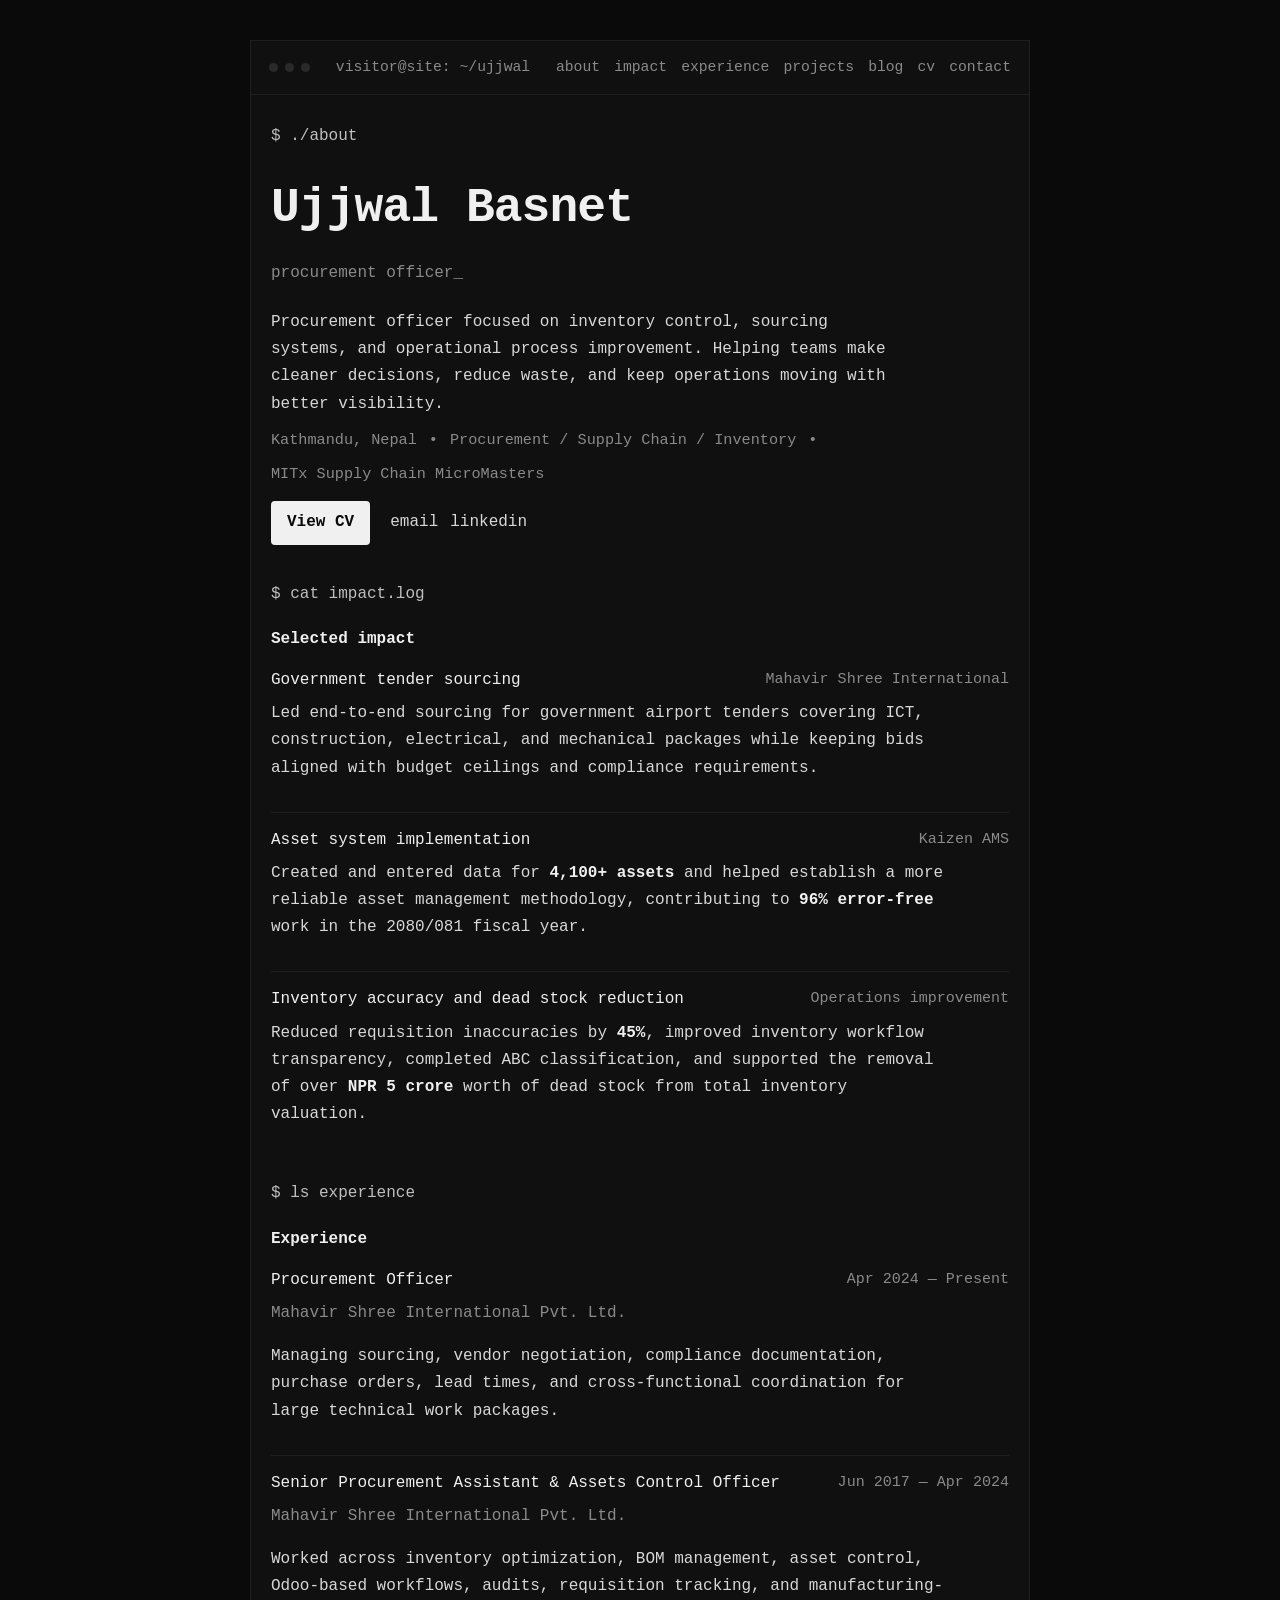
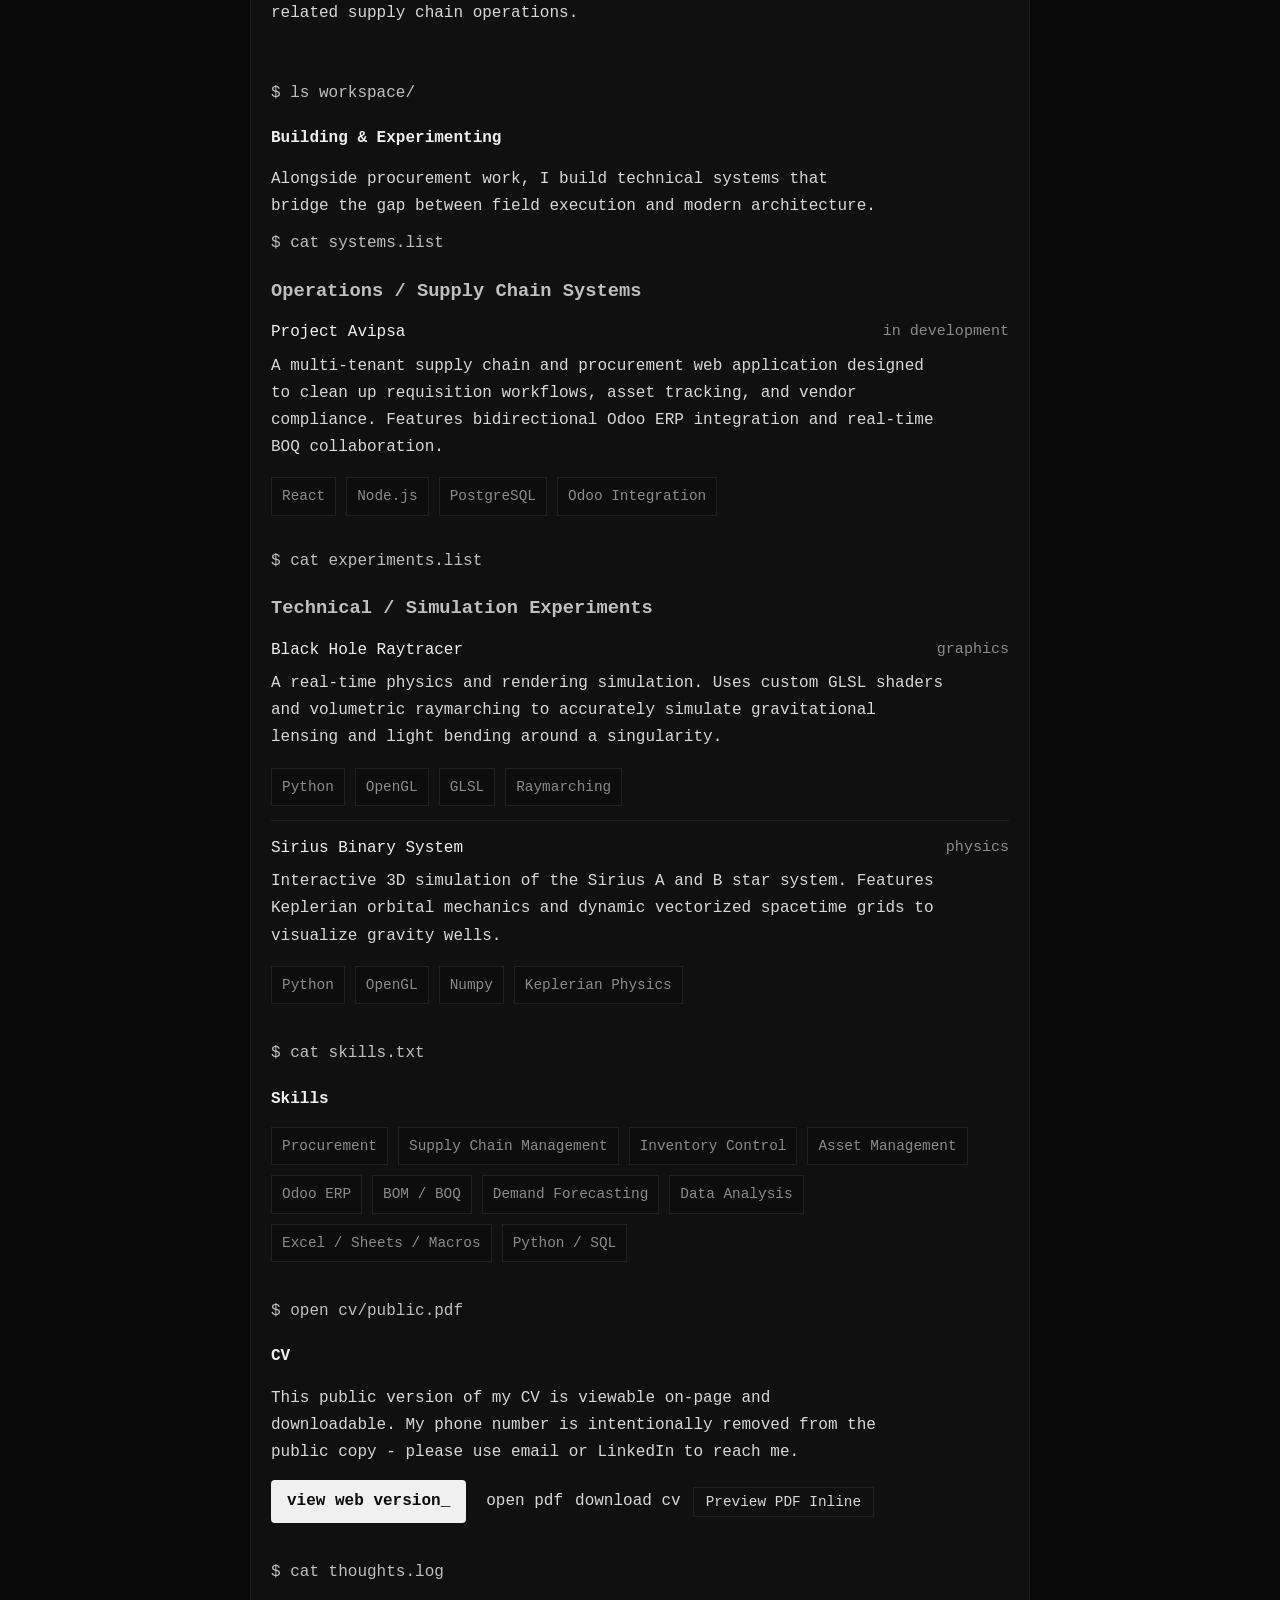
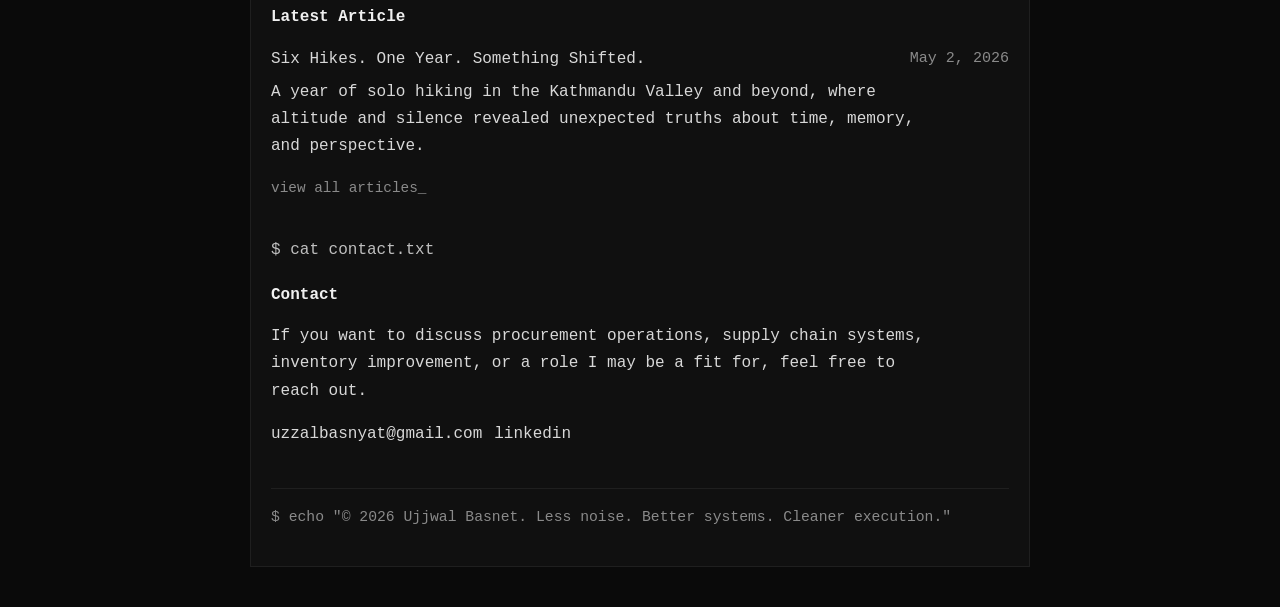
<file: index.html>
<!DOCTYPE html>
<html lang="en">
<head>
  <meta charset="UTF-8" />
  <meta name="viewport" content="width=device-width, initial-scale=1.0" />
  <title>Ujjwal Basnet | Procurement & Supply Chain</title>
  <meta name="description" content="Minimal terminal-style personal page for Ujjwal Basnet, Procurement Officer and supply chain professional." />
  
  <!-- SEO & Social Meta Tags -->
  <link rel="canonical" href="https://futurester0x1.github.io/portfolio/index.html" />
  <meta property="og:title" content="Ujjwal Basnet | Procurement & Supply Chain" />
  <meta property="og:description" content="Minimal terminal-style personal page for Ujjwal Basnet, Procurement Officer and supply chain professional." />
  <meta property="og:url" content="https://futurester0x1.github.io/portfolio/index.html" />
  <meta property="og:type" content="website" />
  <meta property="og:image" content="https://futurester0x1.github.io/portfolio/og-image.png" />
  <meta name="twitter:card" content="summary_large_image" />

  <meta name="theme-color" content="#0a0a0a" />
  
  <link rel="icon" href='data:image/svg+xml,<svg xmlns="http://www.w3.org/2000/svg" viewBox="0 0 100 100"><circle cx="50" cy="50" r="38" fill="black"/><circle cx="50" cy="50" r="42" fill="none" stroke="orange" stroke-width="3" opacity="0.8"/></svg>'>
  
  <link rel="preconnect" href="https://fonts.googleapis.com">
  <link rel="preconnect" href="https://fonts.gstatic.com" crossorigin>
  <link rel="preload" href="https://fonts.googleapis.com/css2?family=Inter:wght@300;400;500;600;700&display=swap" as="style" onload="this.onload=null;this.rel='stylesheet'">
  <noscript><link rel="stylesheet" href="https://fonts.googleapis.com/css2?family=Inter:wght@300;400;500;600;700&display=swap"></noscript>

  <link rel="stylesheet" href="styles/global.css">
  <link rel="stylesheet" href="styles/index.css">
  
  <!-- Structured Data -->
  <script type="application/ld+json">
    {
      "@context": "https://schema.org",
      "@type": "Person",
      "name": "Ujjwal Basnet",
      "jobTitle": "Procurement Officer",
      "url": "https://futurester0x1.github.io/portfolio",
      "sameAs": [
        "https://www.linkedin.com/in/uzzal-basnyat/"
      ],
      "description": "Procurement Officer with 8+ years of experience across sourcing, inventory control, and supply chain operations."
    }
  </script>
  <script type="application/ld+json">
    {
      "@context": "https://schema.org",
      "@type": "WebSite",
      "name": "Ujjwal Basnet Portfolio",
      "url": "https://futurester0x1.github.io/portfolio/"
    }
  </script>
  <script data-goatcounter="https://futurester0x1.goatcounter.com/count" async src="//gc.zgo.at/count.js"></script>
</head>
<body>
  <div class="wrap">
    <main class="terminal">
      <div class="topbar">
        <div class="dots" aria-hidden="true">
          <span class="dot"></span>
          <span class="dot"></span>
          <span class="dot"></span>
        </div>
        <div>visitor@site: ~/ujjwal</div>
        <nav class="nav">
          <a href="#about">about</a>
          <a href="#impact">impact</a>
          <a href="#experience">experience</a>
          <a href="#projects">projects</a>
          <a href="blog/index.html">blog</a>
          <a href="cv.html">cv</a>
          <!-- Removed #thoughts link until it's ready -->
          <a href="#contact">contact</a>
        </nav>
      </div>

      <div class="content">
        <div class="line">$ ./about</div>

        <section id="about">
          <h1>Ujjwal Basnet</h1>
          <div class="typing">
              <!-- Fallback text inside noscript for users without JS -->
              <noscript>procurement officer_</noscript>
              <span id="typed"></span><span class="cursor" aria-hidden="true">_</span>
          </div>
          <p class="intro">
            Procurement officer focused on inventory control, sourcing systems, and operational process improvement. Helping teams make cleaner decisions, reduce waste, and keep operations moving with better visibility.
          </p>
          <div class="tags">
            <span>Kathmandu, Nepal</span>
            <span>•</span>
            <span>Procurement / Supply Chain / Inventory</span>
            <span>•</span>
            <span>MITx Supply Chain MicroMasters</span>
          </div>
          <div class="links">
            <a href="cv.html" class="cta-btn">View CV</a>
            <a href="mailto:uzzalbasnyat@gmail.com">email</a>
            <a href="https://www.linkedin.com/in/uzzal-basnyat/" target="_blank" rel="noopener noreferrer">linkedin</a>
          </div>
        </section>

        <section class="section" id="impact">
          <div class="cmd">$ cat impact.log</div>
          <h2>Selected impact</h2>
          <div class="list">
            <article class="item">
              <div class="item-title">
                <span>Government tender sourcing</span>
                <span class="meta">Mahavir Shree International</span>
              </div>
              <p>Led end-to-end sourcing for government airport tenders covering ICT, construction, electrical, and mechanical packages while keeping bids aligned with budget ceilings and compliance requirements.</p>
            </article>

            <article class="item">
              <div class="item-title">
                <span>Asset system implementation</span>
                <span class="meta">Kaizen AMS</span>
              </div>
              <!-- Added .highlight to key numbers -->
              <p>Created and entered data for <span class="highlight">4,100+ assets</span> and helped establish a more reliable asset management methodology, contributing to <span class="highlight">96% error-free</span> work in the 2080/081 fiscal year.</p>
            </article>

            <article class="item">
              <div class="item-title">
                <span>Inventory accuracy and dead stock reduction</span>
                <span class="meta">Operations improvement</span>
              </div>
              <p>Reduced requisition inaccuracies by <span class="highlight">45%</span>, improved inventory workflow transparency, completed ABC classification, and supported the removal of over <span class="highlight">NPR 5 crore</span> worth of dead stock from total inventory valuation.</p>
            </article>
          </div>
        </section>

        <section class="section" id="experience">
          <div class="cmd">$ ls experience</div>
          <h2>Experience</h2>
          <div class="list">
            <article class="item">
              <div class="item-title">
                <span>Procurement Officer</span>
                <span class="meta">Apr 2024 — Present</span>
              </div>
              <p class="muted">Mahavir Shree International Pvt. Ltd.</p>
              <p>Managing sourcing, vendor negotiation, compliance documentation, purchase orders, lead times, and cross-functional coordination for large technical work packages.</p>
            </article>

            <article class="item">
              <div class="item-title">
                <span>Senior Procurement Assistant & Assets Control Officer</span>
                <span class="meta">Jun 2017 — Apr 2024</span>
              </div>
              <p class="muted">Mahavir Shree International Pvt. Ltd.</p>
              <p>Worked across inventory optimization, BOM management, asset control, Odoo-based workflows, audits, requisition tracking, and manufacturing-related supply chain operations.</p>
            </article>
          </div>
        </section>

        <section class="section" id="projects">
          <div class="cmd">$ ls workspace/</div>
          <h2>Building & Experimenting</h2>
          <p class="intro">Alongside procurement work, I build technical systems that bridge the gap between field execution and modern architecture.</p>
          
          <div class="project-category">
            <div class="cmd">$ cat systems.list</div>
            <h3 style="margin: 12px 0; color: var(--accent);">Operations / Supply Chain Systems</h3>
            <div class="list">
              <article class="item">
                <div class="item-title">
                  <span>Project Avipsa</span>
                  <span class="meta">in development</span>
                </div>
                <p>A multi-tenant supply chain and procurement web application designed to clean up requisition workflows, asset tracking, and vendor compliance. Features bidirectional Odoo ERP integration and real-time BOQ collaboration.</p>
                <div class="skills" style="margin-top: 12px;">
                  <span class="chip">React</span>
                  <span class="chip">Node.js</span>
                  <span class="chip">PostgreSQL</span>
                  <span class="chip">Odoo Integration</span>
                </div>
              </article>
            </div>
          </div>

          <div class="project-category" style="margin-top: 32px;">
            <div class="cmd">$ cat experiments.list</div>
            <h3 style="margin: 12px 0; color: var(--accent);">Technical / Simulation Experiments</h3>
            <div class="list">
              <article class="item">
                <div class="item-title">
                  <span>Black Hole Raytracer</span>
                  <span class="meta">graphics</span>
                </div>
                <p>A real-time physics and rendering simulation. Uses custom GLSL shaders and volumetric raymarching to accurately simulate gravitational lensing and light bending around a singularity.</p>
                <div class="skills" style="margin-top: 12px;">
                  <span class="chip">Python</span>
                  <span class="chip">OpenGL</span>
                  <span class="chip">GLSL</span>
                  <span class="chip">Raymarching</span>
                </div>
              </article>
              
              <article class="item">
                <div class="item-title">
                  <span>Sirius Binary System</span>
                  <span class="meta">physics</span>
                </div>
                <p>Interactive 3D simulation of the Sirius A and B star system. Features Keplerian orbital mechanics and dynamic vectorized spacetime grids to visualize gravity wells.</p>
                <div class="skills" style="margin-top: 12px;">
                  <span class="chip">Python</span>
                  <span class="chip">OpenGL</span>
                  <span class="chip">Numpy</span>
                  <span class="chip">Keplerian Physics</span>
                </div>
              </article>
            </div>
          </div>
        </section>

        <section class="section" id="skills">
          <div class="cmd">$ cat skills.txt</div>
          <h2>Skills</h2>
          <div class="skills">
            <span class="chip">Procurement</span>
            <span class="chip">Supply Chain Management</span>
            <span class="chip">Inventory Control</span>
            <span class="chip">Asset Management</span>
            <span class="chip">Odoo ERP</span>
            <span class="chip">BOM / BOQ</span>
            <span class="chip">Demand Forecasting</span>
            <span class="chip">Data Analysis</span>
            <span class="chip">Excel / Sheets / Macros</span>
            <span class="chip">Python / SQL</span>
          </div>
        </section>

        <section class="section" id="cv">
          <div class="cmd">$ open cv/public.pdf</div>
          <h2>CV</h2>
          <p class="intro">This public version of my CV is viewable on-page and downloadable. My phone number is intentionally removed from the public copy - please use email or LinkedIn to reach me.</p>
          
          <div class="links">
            <a href="cv.html" class="cta-btn">view web version_</a>
            <a href="Ujjwal-Basnet-CV-public.pdf" target="_blank" rel="noopener noreferrer">open pdf</a>
            <a href="Ujjwal-Basnet-CV-public.pdf" download>download cv</a>
            <button id="togglePdf" class="toggle-btn" type="button" aria-controls="pdfContainer" aria-expanded="false">Preview PDF Inline</button>
          </div>
          
          <!-- Wrapped PDF in a container for toggling -->
          <div id="pdfContainer" class="cv-container">
              <object class="cv-frame" data="Ujjwal-Basnet-CV-public.pdf#view=FitH" type="application/pdf">
                <p class="notice">Your browser does not support inline PDF preview. Use the links above to open or download the CV.</p>
              </object>
          </div>
        </section>

        <section class="section" id="blog">
          <div class="cmd">$ cat thoughts.log</div>
          <h2>Latest Article</h2>
          <div class="list">
            <article class="item">
              <div class="item-title">
                <a href="blog/six-hikes-one-year-something-shifted.html">Six Hikes. One Year. Something Shifted.</a>
                <span class="meta">May 2, 2026</span>
              </div>
              <p>A year of solo hiking in the Kathmandu Valley and beyond, where altitude and silence revealed unexpected truths about time, memory, and perspective.</p>
              <div class="links">
                <a href="blog/index.html" class="muted" style="font-size: 0.9rem;">view all articles_</a>
              </div>
            </article>
          </div>
        </section>

        <section class="section" id="contact">
          <div class="cmd">$ cat contact.txt</div>
          <h2>Contact</h2>
          <p>If you want to discuss procurement operations, supply chain systems, inventory improvement, or a role I may be a fit for, feel free to reach out.</p>
          <div class="links">
            <a href="mailto:uzzalbasnyat@gmail.com">uzzalbasnyat@gmail.com</a>
            <a href="https://www.linkedin.com/in/uzzal-basnyat/" target="_blank" rel="noopener noreferrer">linkedin</a>
          </div>
        </section>

        <footer>
          <div>$ echo "© 2026 Ujjwal Basnet. Less noise. Better systems. Cleaner execution."</div>
        </footer>
      </div>
    </main>
  </div>

  <script>
    const words = [
      'procurement officer',
      'supply chain enthusiast',
      'inventory systems thinker',
      'operations platform builder'
    ];

    const typed = document.getElementById('typed');
    const cursor = document.querySelector('.cursor');
    const motionQuery = window.matchMedia('(prefers-reduced-motion: reduce)');

    let wordIndex = 0;
    let charIndex = 0;
    let deleting = false;
    let timeoutId = null;

    function stopAnimation() {
      if (timeoutId) {
        clearTimeout(timeoutId);
        timeoutId = null;
      }
    }

    function animate() {
      if (motionQuery.matches) {
        stopAnimation();
        typed.textContent = words[0];
        cursor.style.display = 'none';
        return;
      }

      cursor.style.display = 'inline-block';
      const current = words[wordIndex];

      if (!deleting) {
        typed.textContent = current.slice(0, charIndex + 1);
        charIndex++;
        if (charIndex === current.length) {
          deleting = true;
          timeoutId = setTimeout(animate, 900);
          return;
        }
      } else {
        typed.textContent = current.slice(0, charIndex - 1);
        charIndex--;
        if (charIndex === 0) {
          deleting = false;
          wordIndex = (wordIndex + 1) % words.length;
        }
      }

      timeoutId = setTimeout(animate, deleting ? 40 : 70);
    }

    animate();

    motionQuery.addEventListener('change', () => {
      stopAnimation();
      if (motionQuery.matches) {
        typed.textContent = words[0];
        cursor.style.display = 'none';
      } else {
        animate();
      }
    });

    const toggleBtn = document.getElementById('togglePdf');
    const pdfContainer = document.getElementById('pdfContainer');

    toggleBtn.addEventListener('click', () => {
      const isActive = pdfContainer.classList.toggle('active');
      toggleBtn.textContent = isActive ? 'Hide Inline CV' : 'Preview CV Inline';
      toggleBtn.setAttribute('aria-expanded', String(isActive));
    });
  </script>
</body>
</html>
</file>
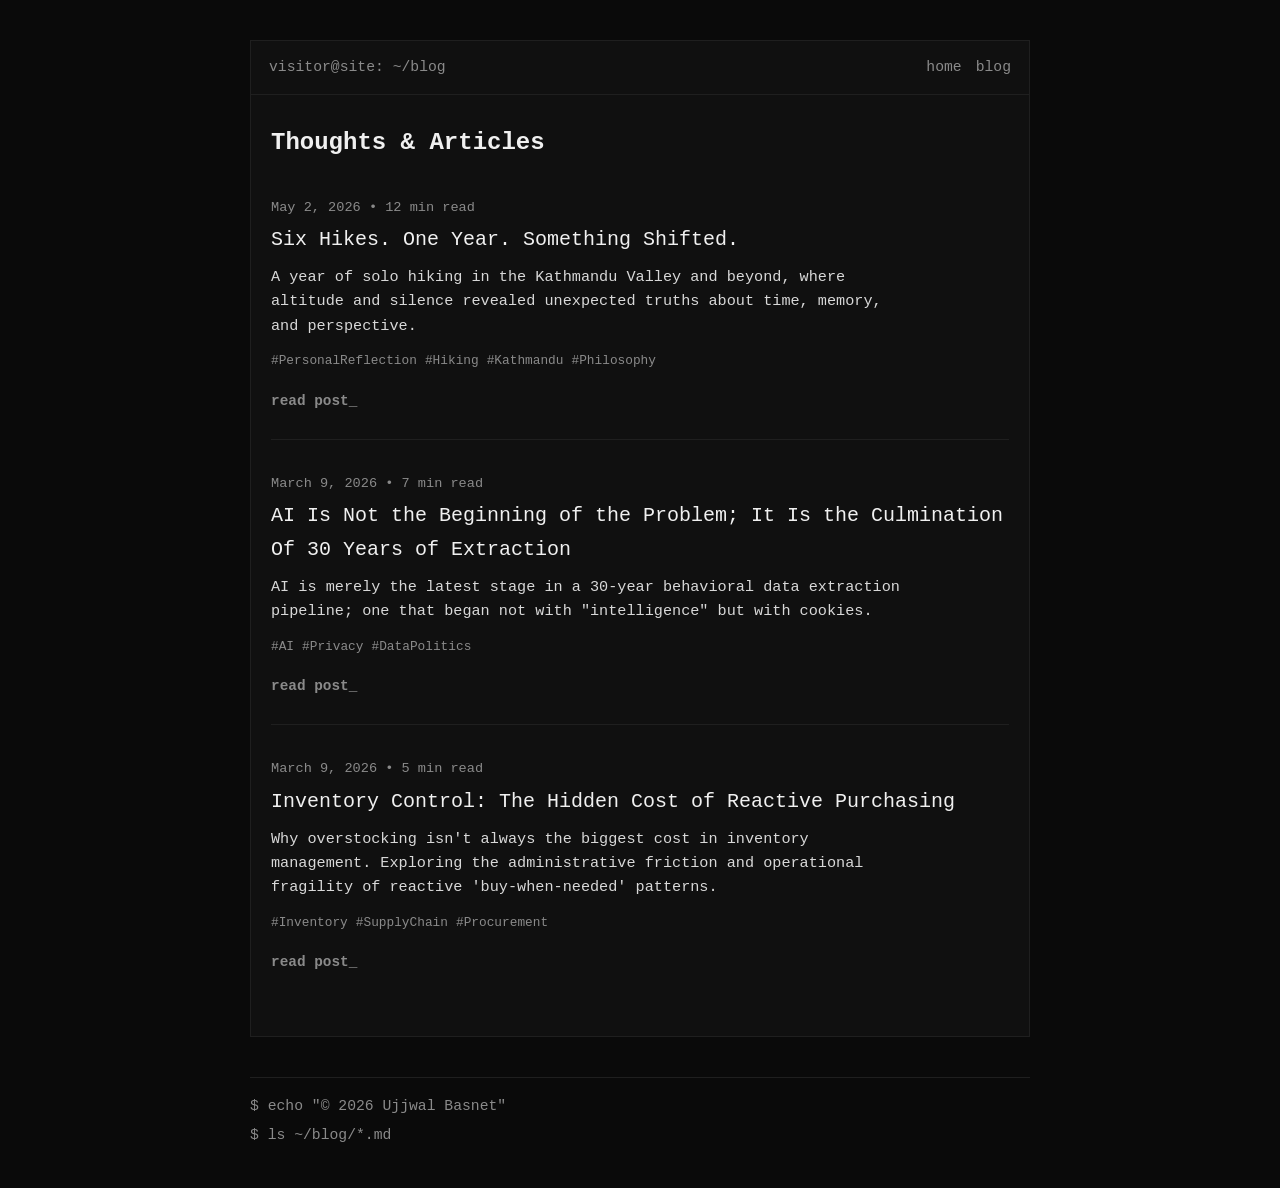
<file: blog/index.html>
<!DOCTYPE html>
<html lang="en">
<head>
  <meta charset="UTF-8" />
  <meta name="viewport" content="width=device-width, initial-scale=1.0" />
  <title>Blog / Thoughts | Ujjwal Basnet</title>
  <meta name="description" content="Thoughts and articles on procurement, supply chain systems, and operations by Ujjwal Basnet." />
  
  <meta property="og:title" content="Blog / Thoughts | Ujjwal Basnet" />
  <meta property="og:description" content="Thoughts and articles on procurement, supply chain systems, and operations by Ujjwal Basnet." />
  <meta property="og:url" content="https://futurester0x1.github.io/portfolio/blog/index.html" />
  <meta property="og:type" content="website" />

  <link rel="canonical" href="https://futurester0x1.github.io/portfolio/blog/index.html" />
  <meta name="theme-color" content="#0a0a0a" />

  <link rel="icon" href='data:image/svg+xml,<svg xmlns="http://www.w3.org/2000/svg" viewBox="0 0 100 100"><circle cx="50" cy="50" r="38" fill="black"/><circle cx="50" cy="50" r="42" fill="none" stroke="orange" stroke-width="3" opacity="0.8"/></svg>'>

  <link rel="stylesheet" href="../styles/global.css">
  <link rel="stylesheet" href="../styles/blog.css">
  <script data-goatcounter="https://futurester0x1.goatcounter.com/count" async src="//gc.zgo.at/count.js"></script>
</head>
<body>
  <div class="wrap">
    <main class="terminal">
      <div class="topbar">
        <div>visitor@site: ~/blog</div>
        <nav class="nav">
          <a href="../index.html">home</a>
          <a href="index.html">blog</a>
        </nav>
      </div>

      <div class="content">
        <h1>Thoughts & Articles</h1>

        <div class="post-list">
          <!-- Post 3 -->
          <article class="post-item">
            <div class="post-date">May 2, 2026 • 12 min read</div>
            <a href="six-hikes-one-year-something-shifted.html" class="post-title">Six Hikes. One Year. Something Shifted.</a>
            <p class="post-excerpt">A year of solo hiking in the Kathmandu Valley and beyond, where altitude and silence revealed unexpected truths about time, memory, and perspective.</p>
            <div class="post-tags" style="margin-bottom: 16px; display: flex; gap: 8px; flex-wrap: wrap;">
              <span class="tag" style="color: var(--muted); font-size: 0.8rem;">#PersonalReflection</span>
              <span class="tag" style="color: var(--muted); font-size: 0.8rem;">#Hiking</span>
              <span class="tag" style="color: var(--muted); font-size: 0.8rem;">#Kathmandu</span>
              <span class="tag" style="color: var(--muted); font-size: 0.8rem;">#Philosophy</span>
            </div>
            <a href="six-hikes-one-year-something-shifted.html" class="read-more">read post_</a>
          </article>

          <!-- Post 2 -->
          <article class="post-item">
            <div class="post-date">March 9, 2026 • 7 min read</div>
            <a href="ai-culmination-of-30-years-extraction.html" class="post-title">AI Is Not the Beginning of the Problem; It Is the Culmination Of 30 Years of Extraction</a>
            <p class="post-excerpt">AI is merely the latest stage in a 30-year behavioral data extraction pipeline; one that began not with "intelligence" but with cookies.</p>
            <div class="post-tags" style="margin-bottom: 16px; display: flex; gap: 8px; flex-wrap: wrap;">
              <span class="tag" style="color: var(--muted); font-size: 0.8rem;">#AI</span>
              <span class="tag" style="color: var(--muted); font-size: 0.8rem;">#Privacy</span>
              <span class="tag" style="color: var(--muted); font-size: 0.8rem;">#DataPolitics</span>
            </div>
            <a href="ai-culmination-of-30-years-extraction.html" class="read-more">read post_</a>
          </article>

          <!-- Post 1 -->
          <article class="post-item">
            <div class="post-date">March 9, 2026 • 5 min read</div>
            <a href="inventory-control-hidden-cost-of-reactive-purchasing.html" class="post-title">Inventory Control: The Hidden Cost of Reactive Purchasing</a>
            <p class="post-excerpt">Why overstocking isn't always the biggest cost in inventory management. Exploring the administrative friction and operational fragility of reactive 'buy-when-needed' patterns.</p>
            <div class="post-tags" style="margin-bottom: 16px; display: flex; gap: 8px; flex-wrap: wrap;">
              <span class="tag" style="color: var(--muted); font-size: 0.8rem;">#Inventory</span>
              <span class="tag" style="color: var(--muted); font-size: 0.8rem;">#SupplyChain</span>
              <span class="tag" style="color: var(--muted); font-size: 0.8rem;">#Procurement</span>
            </div>
            <a href="inventory-control-hidden-cost-of-reactive-purchasing.html" class="read-more">read post_</a>
          </article>
          
          <!-- Future posts go here -->
        </div>
      </div>
    </main>

    <footer>
      <div>$ echo "© 2026 Ujjwal Basnet"</div>
      <div style="margin-top: 4px;">$ ls ~/blog/*.md</div>
    </footer>
  </div>
</body>
</html>
</file>
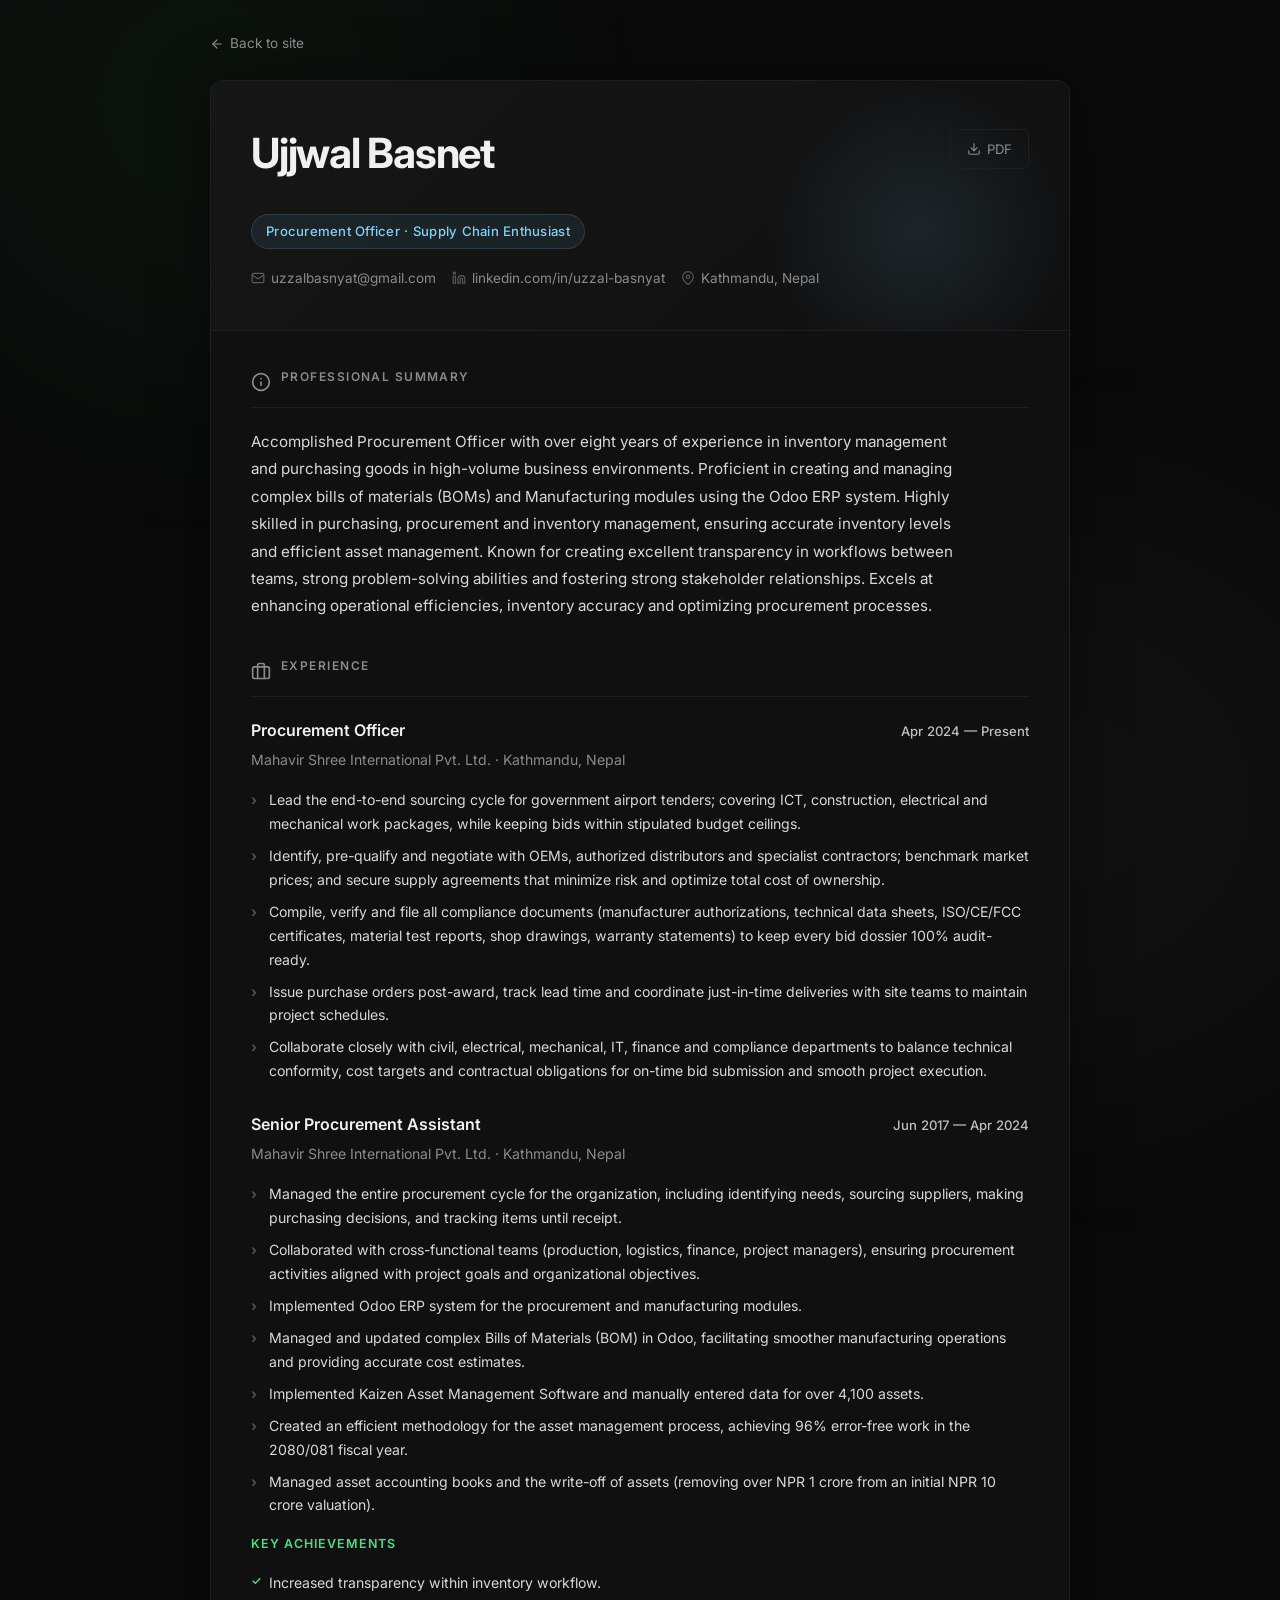
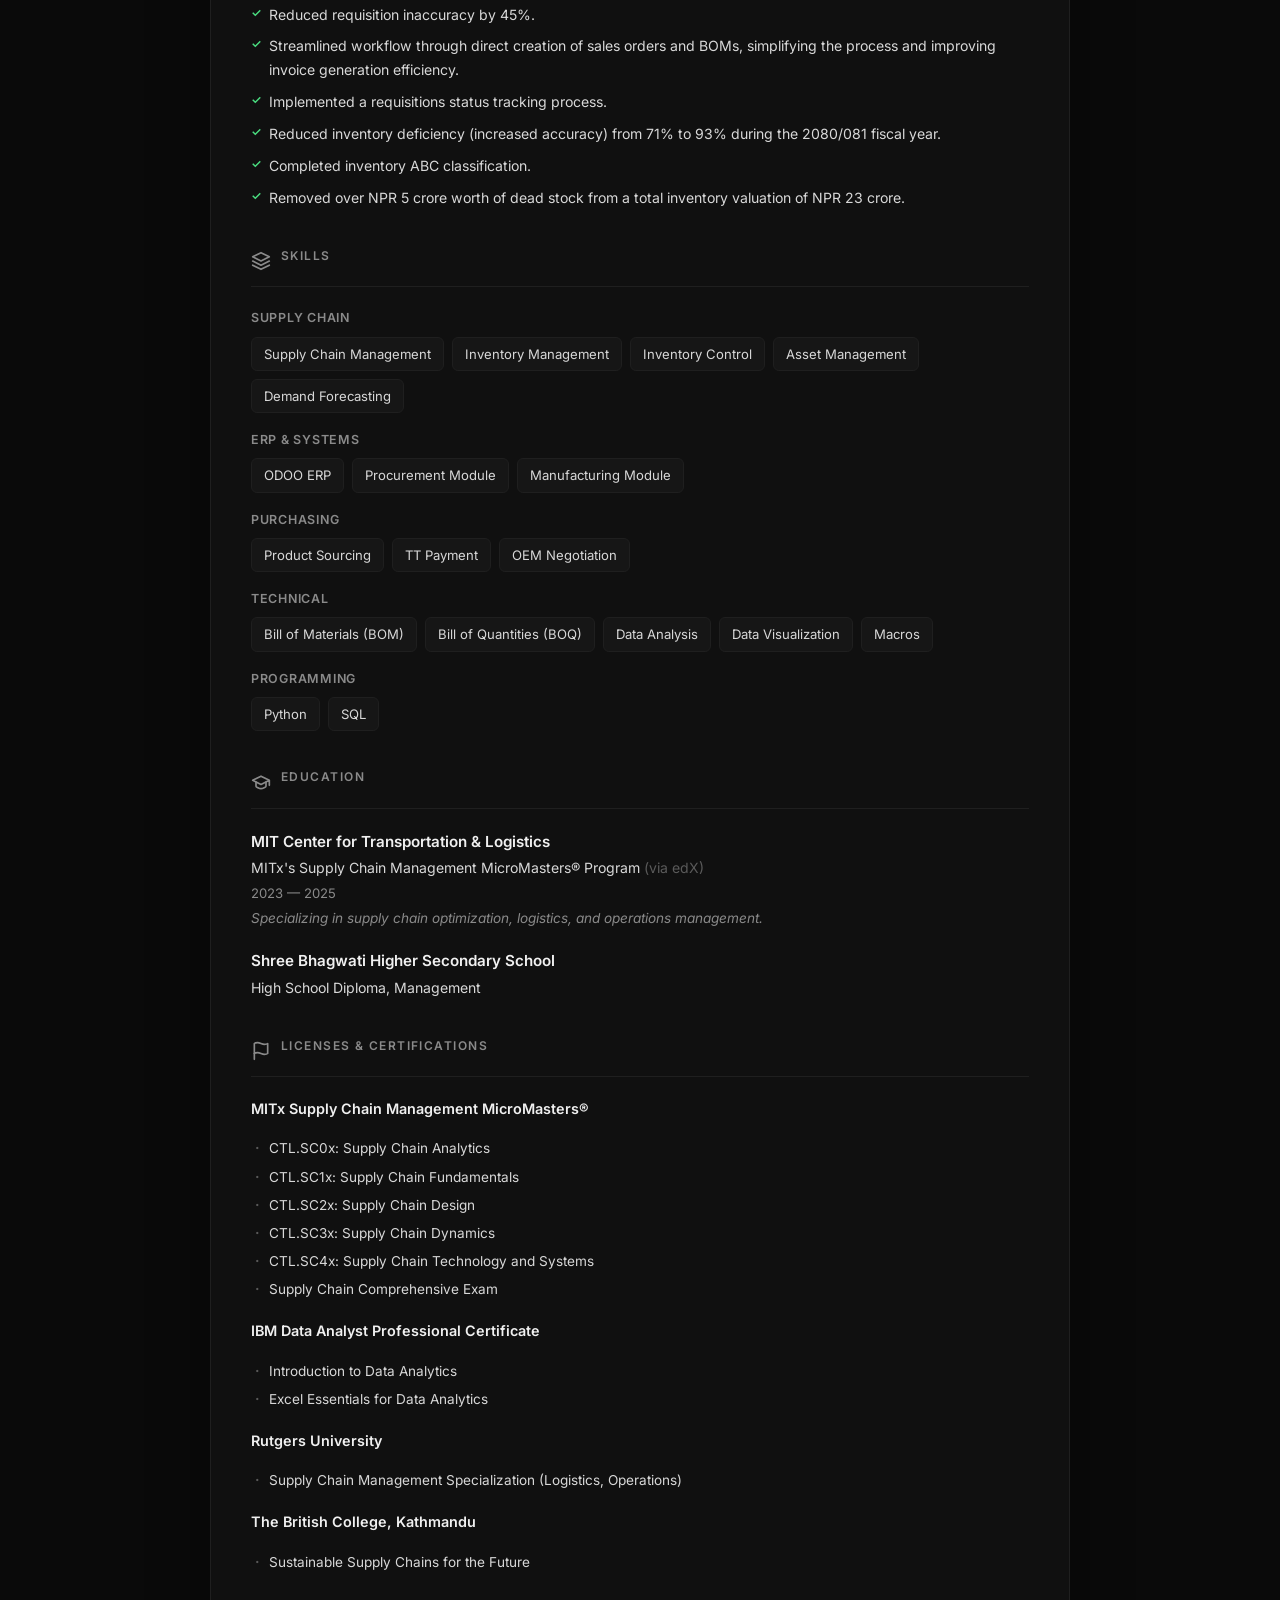
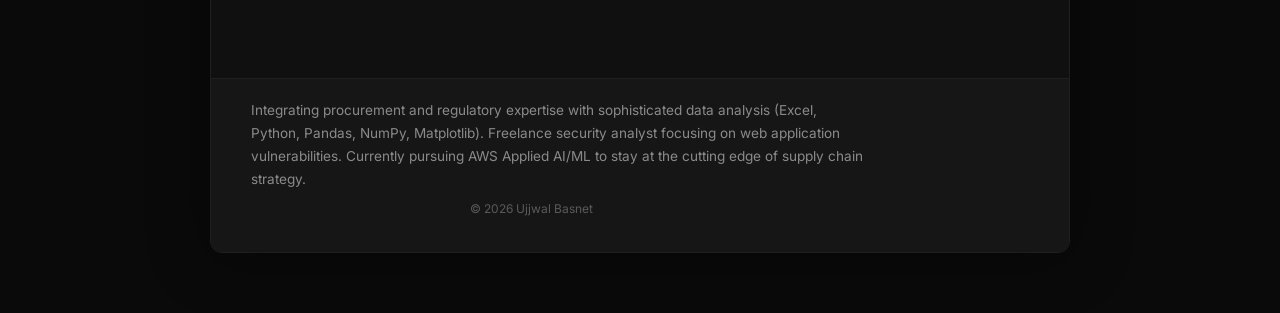
<file: cv.html>
<!DOCTYPE html>
<html lang="en">
<head>
  <meta charset="UTF-8" />
  <meta name="viewport" content="width=device-width, initial-scale=1.0" />
  <title>Ujjwal Basnet — CV | Procurement Officer & Supply Chain</title>
  <meta name="description" content="Curriculum Vitae of Ujjwal Basnet — Procurement Officer with 8+ years of experience in supply chain management, inventory control, and ERP operations." />

  <meta property="og:title" content="Ujjwal Basnet — CV" />
  <meta property="og:description" content="Procurement Officer with 8+ years in supply chain management, inventory control, asset management, and ERP-driven operations." />
  <meta property="og:url" content="https://futurester0x1.github.io/portfolio/cv.html" />
  <meta property="og:type" content="profile" />

  <link rel="canonical" href="https://futurester0x1.github.io/portfolio/cv.html" />
  <meta name="theme-color" content="#0a0a0a" />

  <link rel="icon" href='data:image/svg+xml,<svg xmlns="http://www.w3.org/2000/svg" viewBox="0 0 100 100"><circle cx="50" cy="50" r="38" fill="black"/><circle cx="50" cy="50" r="42" fill="none" stroke="orange" stroke-width="3" opacity="0.8"/></svg>'>
  <link rel="preconnect" href="https://fonts.googleapis.com">
  <link rel="preconnect" href="https://fonts.gstatic.com" crossorigin>
  <link rel="preload" href="https://fonts.googleapis.com/css2?family=Inter:wght@300;400;500;600;700&display=swap" as="style" onload="this.onload=null;this.rel='stylesheet'">
  <noscript><link rel="stylesheet" href="https://fonts.googleapis.com/css2?family=Inter:wght@300;400;500;600;700&display=swap"></noscript>

  <link rel="stylesheet" href="styles/global.css">

  <!-- Structured Data -->
  <script type="application/ld+json">
    {
      "@context": "https://schema.org",
      "@type": "Person",
      "name": "Ujjwal Basnet",
      "jobTitle": "Procurement Officer",
      "url": "https://futurester0x1.github.io/portfolio/cv.html",
      "sameAs": [
        "https://www.linkedin.com/in/uzzal-basnyat/"
      ]
    }
  </script>

  <link rel="stylesheet" href="styles/cv.css">
  <script data-goatcounter="https://futurester0x1.goatcounter.com/count" async src="//gc.zgo.at/count.js"></script>
</head>
<body>

  <div class="glow-orb glow-orb--1" aria-hidden="true"></div>
  <div class="glow-orb glow-orb--2" aria-hidden="true"></div>

  <div class="page">

    <a href="index.html" class="back-link">
      <svg viewBox="0 0 24 24" fill="none" stroke="currentColor" stroke-width="2" stroke-linecap="round" stroke-linejoin="round"><path d="M19 12H5"/><path d="M12 19l-7-7 7-7"/></svg>
      Back to site
    </a>

    <div class="cv-wrapper">

      <!-- ═══ HEADER ═══ -->
      <header class="cv-header">
        <div class="header-content">
          <div class="header-top">
            <div>
              <h1 class="name">Ujjwal Basnet</h1>
              <span class="title-badge">Procurement Officer · Supply Chain Enthusiast</span>
            </div>
            <div class="header-actions">
              <a href="Ujjwal-Basnet-CV-public.pdf" target="_blank" class="print-btn" title="View PDF in new tab">
                <svg viewBox="0 0 24 24" fill="none" stroke="currentColor" stroke-width="2" stroke-linecap="round" stroke-linejoin="round"><path d="M21 15v4a2 2 0 01-2 2H5a2 2 0 01-2-2v-4"/><polyline points="7 10 12 15 17 10"/><line x1="12" y1="15" x2="12" y2="3"/></svg>
                PDF
              </a>
            </div>
          </div>

          <div class="contact-bar">
            <a href="mailto:uzzalbasnyat@gmail.com" class="contact-item">
              <svg viewBox="0 0 24 24" fill="none" stroke="currentColor" stroke-width="2" stroke-linecap="round" stroke-linejoin="round"><rect x="2" y="4" width="20" height="16" rx="2"/><path d="M22 7l-8.97 5.7a1.94 1.94 0 01-2.06 0L2 7"/></svg>
              uzzalbasnyat@gmail.com
            </a>
            <a href="https://linkedin.com/in/uzzal-basnyat" target="_blank" rel="noopener noreferrer" class="contact-item">
              <svg viewBox="0 0 24 24" fill="none" stroke="currentColor" stroke-width="2" stroke-linecap="round" stroke-linejoin="round"><path d="M16 8a6 6 0 016 6v7h-4v-7a2 2 0 00-2-2 2 2 0 00-2 2v7h-4v-7a6 6 0 016-6z"/><rect x="2" y="9" width="4" height="12"/><circle cx="4" cy="4" r="2"/></svg>
              linkedin.com/in/uzzal-basnyat
            </a>
            <span class="contact-item">
              <svg viewBox="0 0 24 24" fill="none" stroke="currentColor" stroke-width="2" stroke-linecap="round" stroke-linejoin="round"><path d="M21 10c0 7-9 13-9 13s-9-6-9-13a9 9 0 0118 0z"/><circle cx="12" cy="10" r="3"/></svg>
              Kathmandu, Nepal
            </span>
          </div>
        </div>
      </header>

      <div class="cv-body">

        <!-- ═══ SUMMARY ═══ -->
        <section class="section fade-in">
          <div class="section-header">
            <svg class="section-icon" viewBox="0 0 24 24" fill="none" stroke="currentColor" stroke-width="2" stroke-linecap="round" stroke-linejoin="round"><circle cx="12" cy="12" r="10"/><path d="M12 16v-4"/><path d="M12 8h.01"/></svg>
            <h2 class="section-title">Professional Summary</h2>
          </div>
          <p class="summary-text">
            Accomplished Procurement Officer with over eight years of experience in inventory management and purchasing goods in high-volume business environments. Proficient in creating and managing complex bills of materials (BOMs) and Manufacturing modules using the Odoo ERP system. Highly skilled in purchasing, procurement and inventory management, ensuring accurate inventory levels and efficient asset management. Known for creating excellent transparency in workflows between teams, strong problem-solving abilities and fostering strong stakeholder relationships. Excels at enhancing operational efficiencies, inventory accuracy and optimizing procurement processes.
          </p>
        </section>

        <!-- ═══ EXPERIENCE ═══ -->
        <section class="section fade-in">
          <div class="section-header">
            <svg class="section-icon" viewBox="0 0 24 24" fill="none" stroke="currentColor" stroke-width="2" stroke-linecap="round" stroke-linejoin="round"><rect x="2" y="7" width="20" height="14" rx="2" ry="2"/><path d="M16 21V5a2 2 0 00-2-2h-4a2 2 0 00-2 2v16"/></svg>
            <h2 class="section-title">Experience</h2>
          </div>

          <!-- Procurement Officer -->
          <div class="exp-entry">
            <div class="exp-header">
              <span class="exp-role">Procurement Officer</span>
              <span class="exp-date">Apr 2024 — Present</span>
            </div>
            <div class="exp-company">Mahavir Shree International Pvt. Ltd. · Kathmandu, Nepal</div>
            <ul class="exp-duties">
              <li>Lead the end-to-end sourcing cycle for government airport tenders; covering ICT, construction, electrical and mechanical work packages, while keeping bids within stipulated budget ceilings.</li>
              <li>Identify, pre-qualify and negotiate with OEMs, authorized distributors and specialist contractors; benchmark market prices; and secure supply agreements that minimize risk and optimize total cost of ownership.</li>
              <li>Compile, verify and file all compliance documents (manufacturer authorizations, technical data sheets, ISO/CE/FCC certificates, material test reports, shop drawings, warranty statements) to keep every bid dossier 100% audit-ready.</li>
              <li>Issue purchase orders post-award, track lead time and coordinate just-in-time deliveries with site teams to maintain project schedules.</li>
              <li>Collaborate closely with civil, electrical, mechanical, IT, finance and compliance departments to balance technical conformity, cost targets and contractual obligations for on-time bid submission and smooth project execution.</li>
            </ul>
          </div>

          <!-- Senior Procurement Assistant -->
          <div class="exp-entry">
            <div class="exp-header">
              <span class="exp-role">Senior Procurement Assistant</span>
              <span class="exp-date">Jun 2017 — Apr 2024</span>
            </div>
            <div class="exp-company">Mahavir Shree International Pvt. Ltd. · Kathmandu, Nepal</div>
            <ul class="exp-duties">
              <li>Managed the entire procurement cycle for the organization, including identifying needs, sourcing suppliers, making purchasing decisions, and tracking items until receipt.</li>
              <li>Collaborated with cross-functional teams (production, logistics, finance, project managers), ensuring procurement activities aligned with project goals and organizational objectives.</li>
              <li>Implemented Odoo ERP system for the procurement and manufacturing modules.</li>
              <li>Managed and updated complex Bills of Materials (BOM) in Odoo, facilitating smoother manufacturing operations and providing accurate cost estimates.</li>
              <li>Implemented Kaizen Asset Management Software and manually entered data for over 4,100 assets.</li>
              <li>Created an efficient methodology for the asset management process, achieving 96% error-free work in the 2080/081 fiscal year.</li>
              <li>Managed asset accounting books and the write-off of assets (removing over NPR 1 crore from an initial NPR 10 crore valuation).</li>
            </ul>

            <div class="achievements-label">Key Achievements</div>
            <ul class="exp-duties achievements">
              <li>Increased transparency within inventory workflow.</li>
              <li>Reduced requisition inaccuracy by 45%.</li>
              <li>Streamlined workflow through direct creation of sales orders and BOMs, simplifying the process and improving invoice generation efficiency.</li>
              <li>Implemented a requisitions status tracking process.</li>
              <li>Reduced inventory deficiency (increased accuracy) from 71% to 93% during the 2080/081 fiscal year.</li>
              <li>Completed inventory ABC classification.</li>
              <li>Removed over NPR 5 crore worth of dead stock from a total inventory valuation of NPR 23 crore.</li>
            </ul>
          </div>
        </section>

        <!-- ═══ SKILLS ═══ -->
        <section class="section fade-in">
          <div class="section-header">
            <svg class="section-icon" viewBox="0 0 24 24" fill="none" stroke="currentColor" stroke-width="2" stroke-linecap="round" stroke-linejoin="round"><path d="M12 2L2 7l10 5 10-5-10-5z"/><path d="M2 17l10 5 10-5"/><path d="M2 12l10 5 10-5"/></svg>
            <h2 class="section-title">Skills</h2>
          </div>

          <div class="skills-group">
            <div class="skills-label">Supply Chain</div>
            <div class="skills-tags">
              <span class="skill-chip">Supply Chain Management</span>
              <span class="skill-chip">Inventory Management</span>
              <span class="skill-chip">Inventory Control</span>
              <span class="skill-chip">Asset Management</span>
              <span class="skill-chip">Demand Forecasting</span>
            </div>
          </div>

          <div class="skills-group">
            <div class="skills-label">ERP & Systems</div>
            <div class="skills-tags">
              <span class="skill-chip">ODOO ERP</span>
              <span class="skill-chip">Procurement Module</span>
              <span class="skill-chip">Manufacturing Module</span>
            </div>
          </div>

          <div class="skills-group">
            <div class="skills-label">Purchasing</div>
            <div class="skills-tags">
              <span class="skill-chip">Product Sourcing</span>
              <span class="skill-chip">TT Payment</span>
              <span class="skill-chip">OEM Negotiation</span>
            </div>
          </div>

          <div class="skills-group">
            <div class="skills-label">Technical</div>
            <div class="skills-tags">
              <span class="skill-chip">Bill of Materials (BOM)</span>
              <span class="skill-chip">Bill of Quantities (BOQ)</span>
              <span class="skill-chip">Data Analysis</span>
              <span class="skill-chip">Data Visualization</span>
              <span class="skill-chip">Macros</span>
            </div>
          </div>

          <div class="skills-group">
            <div class="skills-label">Programming</div>
            <div class="skills-tags">
              <span class="skill-chip">Python</span>
              <span class="skill-chip">SQL</span>
            </div>
          </div>
        </section>

        <!-- ═══ EDUCATION ═══ -->
        <section class="section fade-in">
          <div class="section-header">
            <svg class="section-icon" viewBox="0 0 24 24" fill="none" stroke="currentColor" stroke-width="2" stroke-linecap="round" stroke-linejoin="round"><path d="M22 10v6M2 10l10-5 10 5-10 5z"/><path d="M6 12v5c0 1 4 3 6 3s6-2 6-3v-5"/></svg>
            <h2 class="section-title">Education</h2>
          </div>

          <div class="edu-entry">
            <div class="edu-institution">MIT Center for Transportation & Logistics</div>
            <div class="edu-program">MITx's Supply Chain Management MicroMasters® Program <span style="color:var(--text-muted)">(via edX)</span></div>
            <div class="edu-date">2023 — 2025</div>
            <div class="edu-detail">Specializing in supply chain optimization, logistics, and operations management.</div>
          </div>

          <div class="edu-entry">
            <div class="edu-institution">Shree Bhagwati Higher Secondary School</div>
            <div class="edu-program">High School Diploma, Management</div>
          </div>
        </section>

        <!-- ═══ CERTIFICATIONS ═══ -->
        <section class="section fade-in">
          <div class="section-header">
            <svg class="section-icon" viewBox="0 0 24 24" fill="none" stroke="currentColor" stroke-width="2" stroke-linecap="round" stroke-linejoin="round"><path d="M4 15s1-1 4-1 5 2 8 2 4-1 4-1V3s-1 1-4 1-5-2-8-2-4 1-4 1z"/><line x1="4" y1="22" x2="4" y2="15"/></svg>
            <h2 class="section-title">Licenses & Certifications</h2>
          </div>

          <div class="cert-group">
            <div class="cert-issuer">MITx Supply Chain Management MicroMasters®</div>
            <ul class="cert-list">
              <li>CTL.SC0x: Supply Chain Analytics</li>
              <li>CTL.SC1x: Supply Chain Fundamentals</li>
              <li>CTL.SC2x: Supply Chain Design</li>
              <li>CTL.SC3x: Supply Chain Dynamics</li>
              <li>CTL.SC4x: Supply Chain Technology and Systems</li>
              <li>Supply Chain Comprehensive Exam</li>
            </ul>
          </div>

          <div class="cert-group">
            <div class="cert-issuer">IBM Data Analyst Professional Certificate</div>
            <ul class="cert-list">
              <li>Introduction to Data Analytics</li>
              <li>Excel Essentials for Data Analytics</li>
            </ul>
          </div>

          <div class="cert-group">
            <div class="cert-issuer">Rutgers University</div>
            <ul class="cert-list">
              <li>Supply Chain Management Specialization (Logistics, Operations)</li>
            </ul>
          </div>

          <div class="cert-group">
            <div class="cert-issuer">The British College, Kathmandu</div>
            <ul class="cert-list">
              <li>Sustainable Supply Chains for the Future</li>
            </ul>
          </div>
        </section>

      </div>

      <!-- ═══ FOOTER ═══ -->
      <footer class="cv-footer">
        <p class="closing-text" style="margin-bottom: 8px;">
          Integrating procurement and regulatory expertise with sophisticated data analysis (Excel, Python, Pandas, NumPy, Matplotlib). Freelance security analyst focusing on web application vulnerabilities. Currently pursuing AWS Applied AI/ML to stay at the cutting edge of supply chain strategy.
        </p>
        <p style="font-size: 0.75rem; color: var(--text-muted); text-align: center;">© 2026 Ujjwal Basnet</p>
      </footer>

    </div>
  </div>

</body>
</html>
</file>
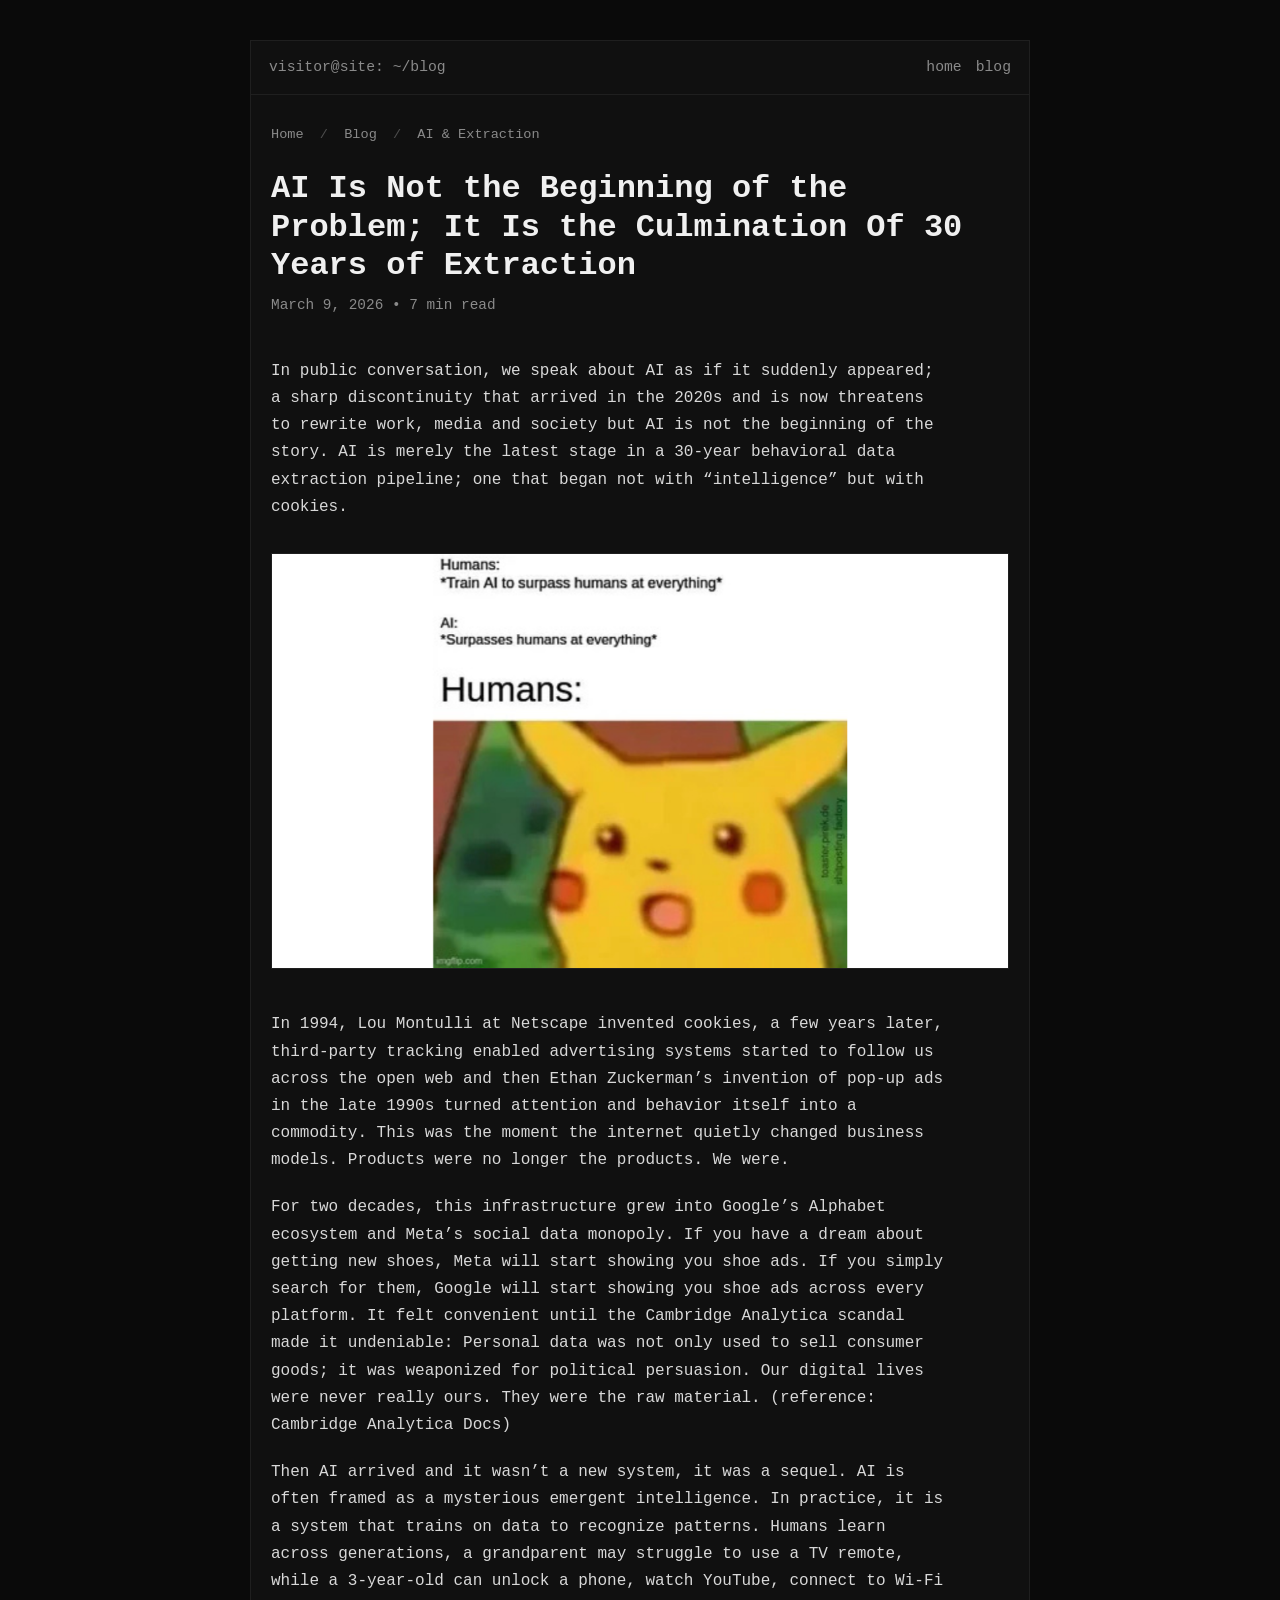
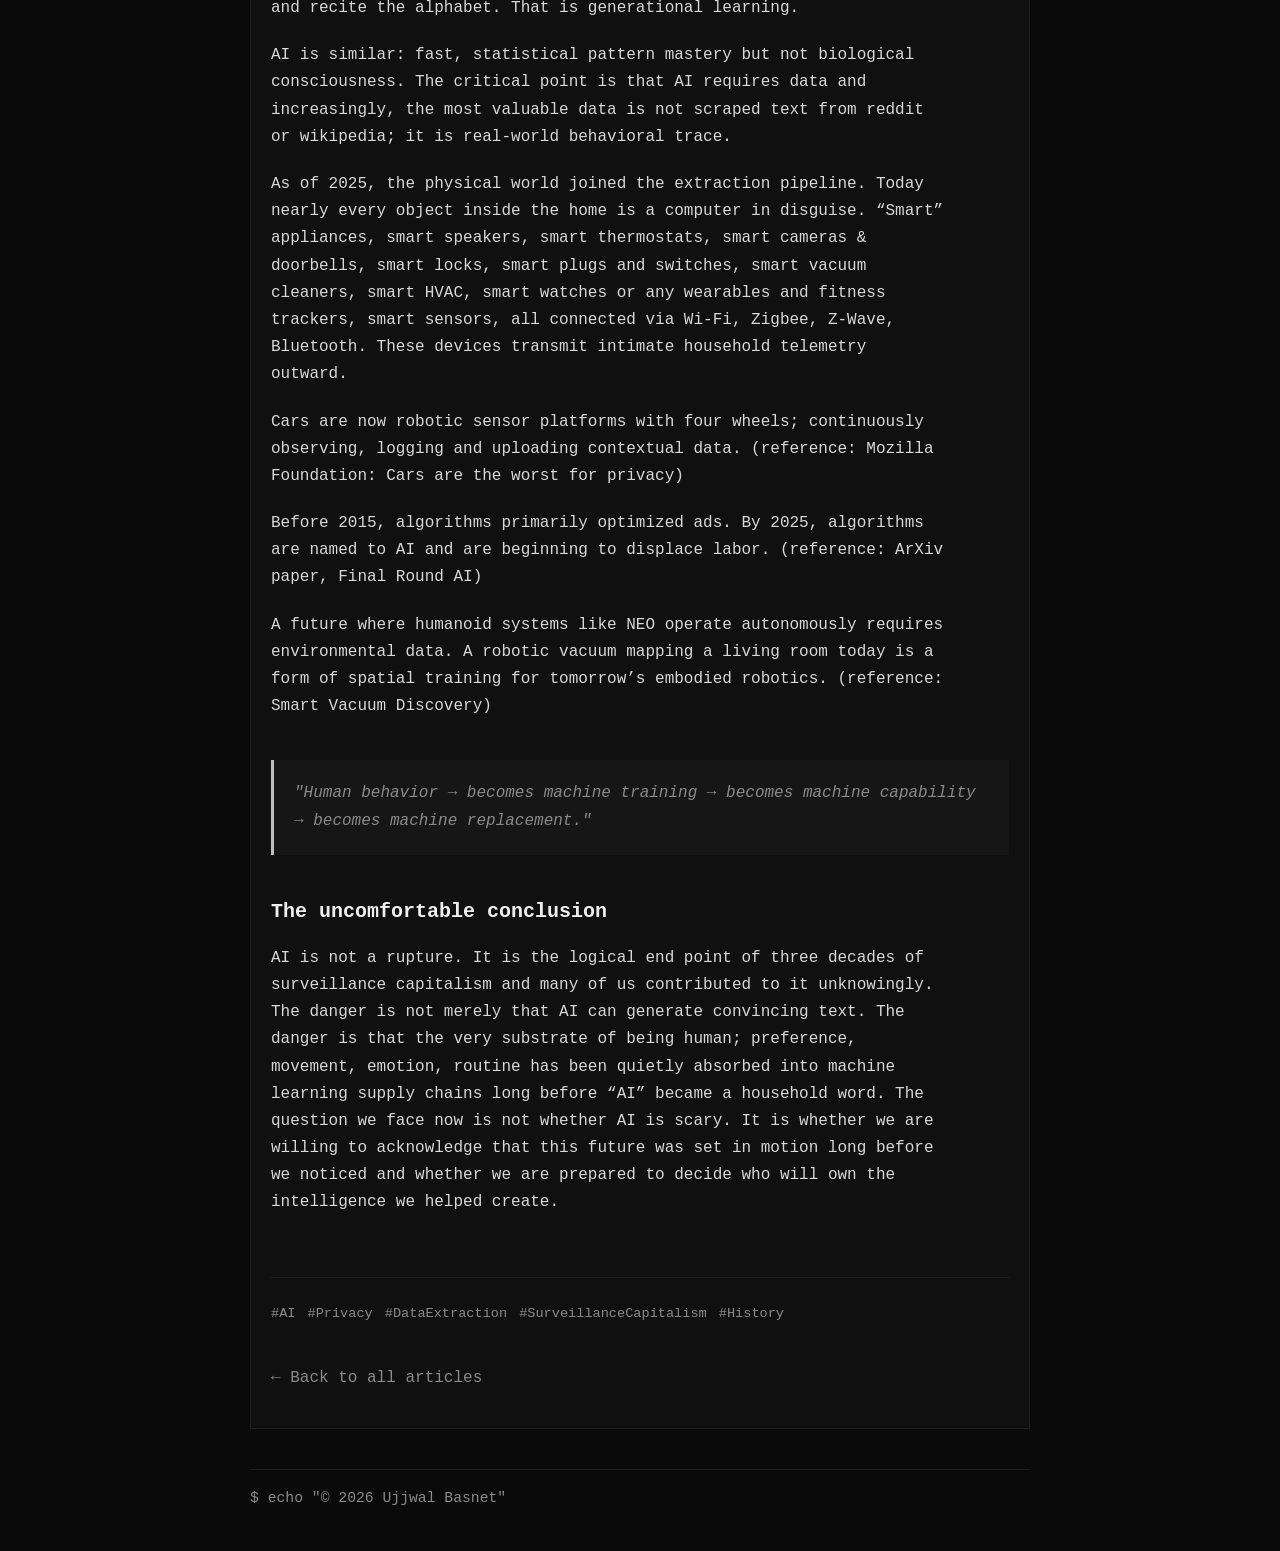
<file: blog/ai-culmination-of-30-years-extraction.html>
<!DOCTYPE html>
<html lang="en">
<head>
  <meta charset="UTF-8" />
  <meta name="viewport" content="width=device-width, initial-scale=1.0" />
  <title>AI Is Not the Beginning of the Problem; It Is the Culmination Of 30 Years of Extraction | Ujjwal Basnet</title>
  <meta name="description" content="Exploring the 30-year history of behavioral data extraction that set the stage for modern AI." />
  
  <!-- SEO & Open Graph -->
  <meta property="og:url" content="https://futurester0x1.github.io/portfolio/blog/ai-culmination-of-30-years-extraction.html" />
  <link rel="canonical" href="https://futurester0x1.github.io/portfolio/blog/ai-culmination-of-30-years-extraction.html" />
  <meta name="theme-color" content="#0a0a0a" />
  <meta property="article:author" content="Ujjwal Basnet" />
  <meta property="article:published_time" content="2026-03-09" />
  
  <script type="application/ld+json">
    {
      "@context": "https://schema.org",
      "@type": "BlogPosting",
      "headline": "AI Is Not the Beginning of the Problem",
      "author": {
        "@type": "Person",
        "name": "Ujjwal Basnet"
      },
      "datePublished": "2026-03-09",
      "description": "AI is merely the latest stage in a 30-year behavioral data extraction pipeline.",
      "mainEntityOfPage": {
        "@type": "WebPage",
        "@id": "https://futurester0x1.github.io/portfolio/blog/ai-culmination-of-30-years-extraction.html"
      }
    }
  </script>

  <link rel="icon" href='data:image/svg+xml,<svg xmlns="http://www.w3.org/2000/svg" viewBox="0 0 100 100"><circle cx="50" cy="50" r="38" fill="black"/><circle cx="50" cy="50" r="42" fill="none" stroke="orange" stroke-width="3" opacity="0.8"/></svg>'>
  
  <link rel="stylesheet" href="../styles/global.css">
  <link rel="stylesheet" href="../styles/blog.css">
  <script data-goatcounter="https://futurester0x1.goatcounter.com/count" async src="//gc.zgo.at/count.js"></script>
</head>
<body class="blog-post">
  <div class="wrap">
    <main class="terminal">
      <div class="topbar">
        <div>visitor@site: ~/blog</div>
        <nav class="nav">
          <a href="../index.html">home</a>
          <a href="index.html">blog</a>
        </nav>
      </div>

      <article class="content">
        <header>
          <nav class="breadcrumbs" aria-label="Breadcrumb">
            <a href="../index.html">Home</a> <span>/</span> 
            <a href="index.html">Blog</a> <span>/</span> 
            AI & Extraction
          </nav>
          <h1>AI Is Not the Beginning of the Problem; It Is the Culmination Of 30 Years of Extraction</h1>
          <div class="post-meta">
            <span>March 9, 2026</span> • <span>7 min read</span>
          </div>
        </header>

        <section class="post-content">
          <p>In public conversation, we speak about AI as if it suddenly appeared; a sharp discontinuity that arrived in the 2020s and is now threatens to rewrite work, media and society but AI is not the beginning of the story. AI is merely the latest stage in a 30-year behavioral data extraction pipeline; one that began not with “intelligence” but with cookies.</p>

          <div class="post-image" style="margin: 32px 0;">
            <img src="images/ai-extraction-meme.png" alt="Humorous meme about humans training AI to surpass them" style="width: 100%; border: 1px solid var(--border);">
          </div>

          <p>In 1994, Lou Montulli at Netscape invented cookies, a few years later, third-party tracking enabled advertising systems started to follow us across the open web and then Ethan Zuckerman’s invention of pop-up ads in the late 1990s turned attention and behavior itself into a commodity. This was the moment the internet quietly changed business models. Products were no longer the products. We were.</p>

          <p>For two decades, this infrastructure grew into Google’s Alphabet ecosystem and Meta’s social data monopoly. If you have a dream about getting new shoes, Meta will start showing you shoe ads. If you simply search for them, Google will start showing you shoe ads across every platform. It felt convenient until the Cambridge Analytica scandal made it undeniable: Personal data was not only used to sell consumer goods; it was weaponized for political persuasion. Our digital lives were never really ours. They were the raw material. (reference: <a href="https://campaignlegal.org/update/newly-published-cambridge-analytica-documents-show-unlawful-support-trump-2016" target="_blank" rel="noopener noreferrer">Cambridge Analytica Docs</a>)</p>

          <p>Then AI arrived and it wasn’t a new system, it was a sequel. AI is often framed as a mysterious emergent intelligence. In practice, it is a system that trains on data to recognize patterns. Humans learn across generations, a grandparent may struggle to use a TV remote, while a 3-year-old can unlock a phone, watch YouTube, connect to Wi-Fi and recite the alphabet. That is generational learning.</p>

          <p>AI is similar: fast, statistical pattern mastery but not biological consciousness. The critical point is that AI requires data and increasingly, the most valuable data is not scraped text from reddit or wikipedia; it is real-world behavioral trace.</p>

          <p>As of 2025, the physical world joined the extraction pipeline. Today nearly every object inside the home is a computer in disguise. “Smart” appliances, smart speakers, smart thermostats, smart cameras & doorbells, smart locks, smart plugs and switches, smart vacuum cleaners, smart HVAC, smart watches or any wearables and fitness trackers, smart sensors, all connected via Wi-Fi, Zigbee, Z-Wave, Bluetooth. These devices transmit intimate household telemetry outward.</p>

          <p>Cars are now robotic sensor platforms with four wheels; continuously observing, logging and uploading contextual data. (reference: <a href="https://www.mozillafoundation.org/en/privacynotincluded/articles/its-official-cars-are-the-worst-product-category-we-have-ever-reviewed-for-privacy/" target="_blank" rel="noopener noreferrer">Mozilla Foundation: Cars are the worst for privacy</a>)</p>

          <p>Before 2015, algorithms primarily optimized ads. By 2025, algorithms are named to AI and are beginning to displace labor. (reference: <a href="https://arxiv.org/html/2407.01712v2" target="_blank" rel="noopener noreferrer">ArXiv paper</a>, <a href="https://www.finalroundai.com/blog/ai-replacing-jobs-2025" target="_blank" rel="noopener noreferrer">Final Round AI</a>)</p>

          <p>A future where humanoid systems like NEO operate autonomously requires environmental data. A robotic vacuum mapping a living room today is a form of spatial training for tomorrow’s embodied robotics. (reference: <a href="https://uk.news.yahoo.com/man-alarmed-discover-smart-vacuum-104500916.html" target="_blank" rel="noopener noreferrer">Smart Vacuum Discovery</a>)</p>

          <blockquote style="margin: 40px 0; padding: 20px; border-left: 3px solid var(--accent); background: var(--panel-raised);">
            "Human behavior → becomes machine training → becomes machine capability → becomes machine replacement."
          </blockquote>

          <h2>The uncomfortable conclusion</h2>
          <p>AI is not a rupture. It is the logical end point of three decades of surveillance capitalism and many of us contributed to it unknowingly. The danger is not merely that AI can generate convincing text. The danger is that the very substrate of being human; preference, movement, emotion, routine has been quietly absorbed into machine learning supply chains long before “AI” became a household word. The question we face now is not whether AI is scary. It is whether we are willing to acknowledge that this future was set in motion long before we noticed and whether we are prepared to decide who will own the intelligence we helped create.</p>
        </section>

        <div class="tags">
          <span class="tag">#AI</span>
          <span class="tag">#Privacy</span>
          <span class="tag">#DataExtraction</span>
          <span class="tag">#SurveillanceCapitalism</span>
          <span class="tag">#History</span>
        </div>
        <div class="links" style="margin-top: 40px;">
          <a href="index.html" class="muted">← Back to all articles</a>
        </div>
      </article>
    </main>

    <footer>
      <div>$ echo "© 2026 Ujjwal Basnet"</div>
    </footer>
  </div>
</body>
</html>
</file>
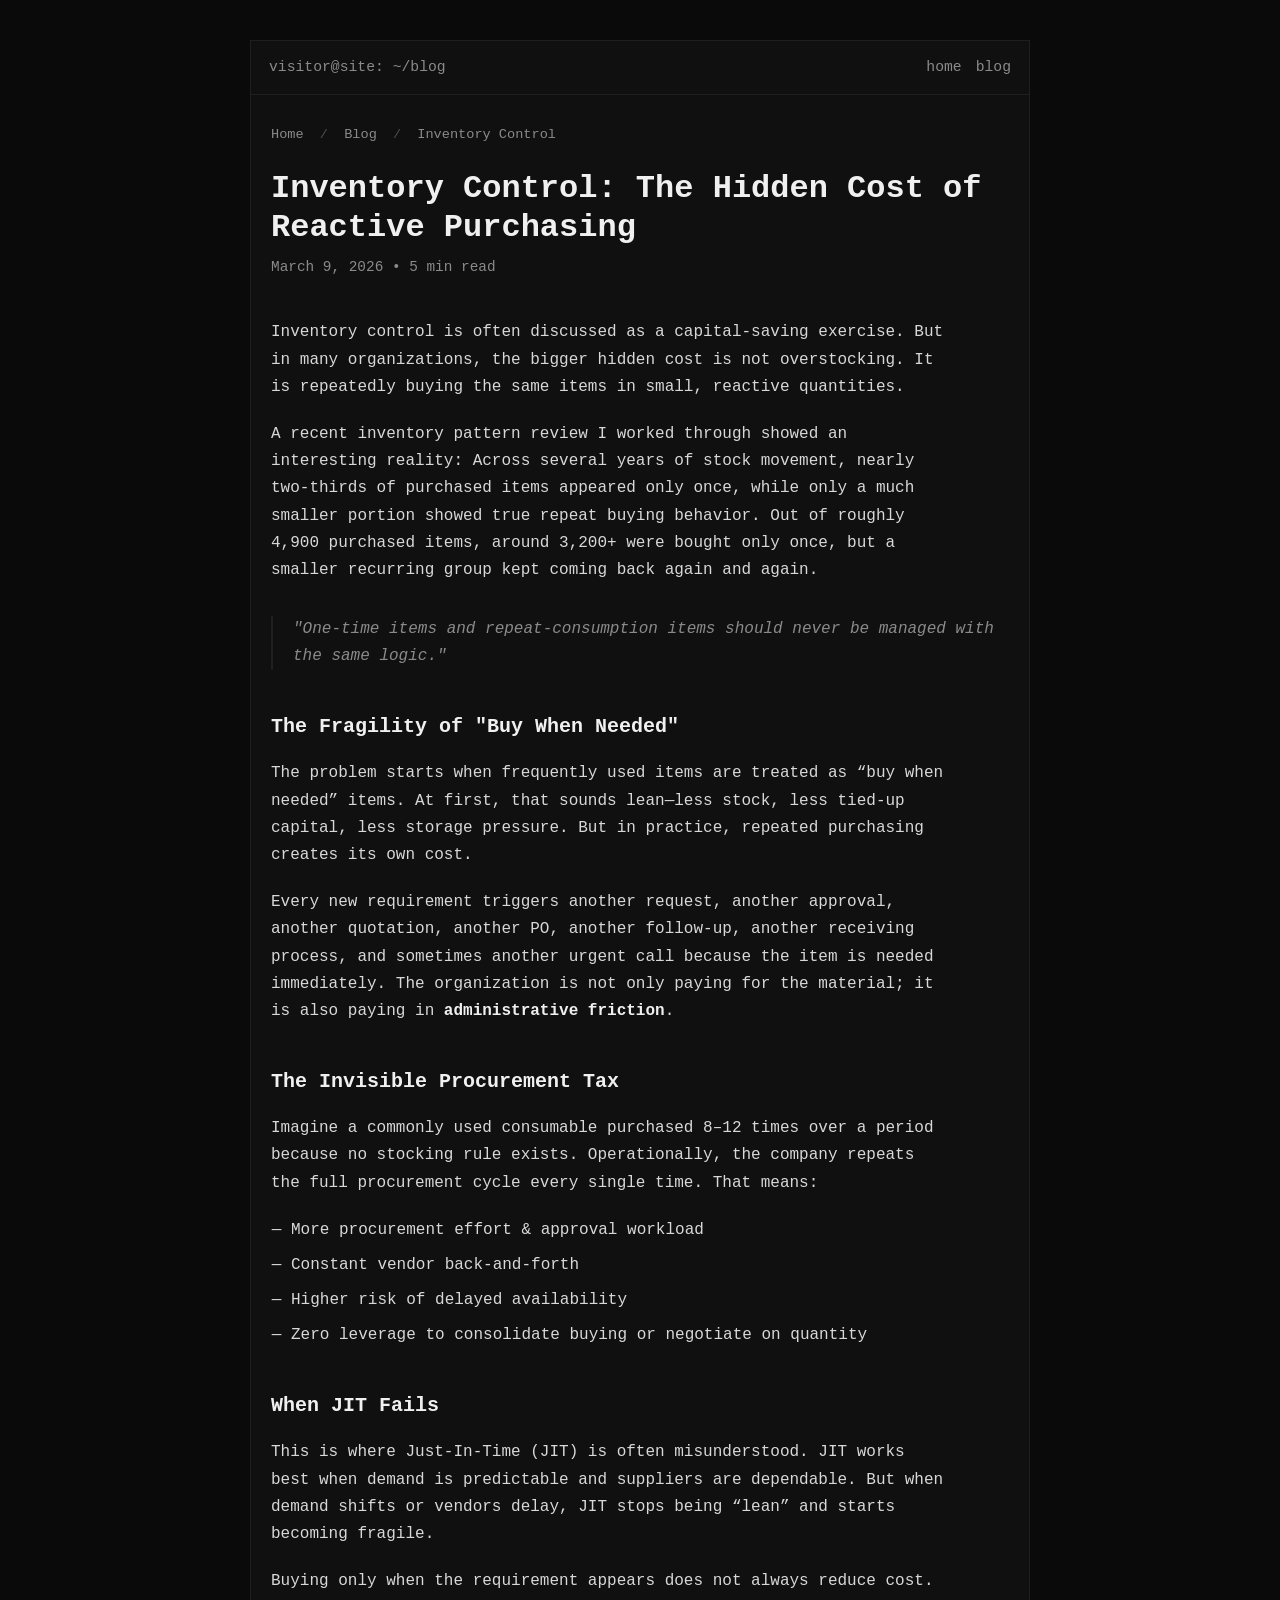
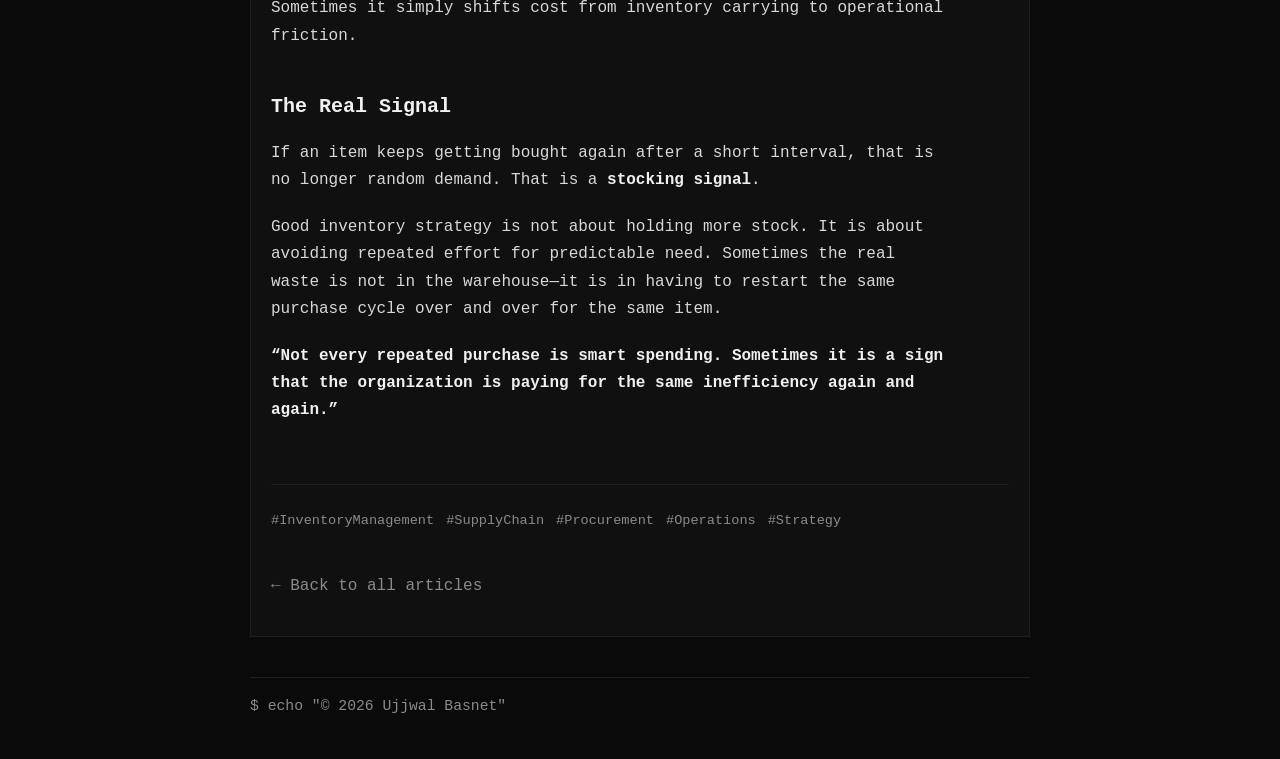
<file: blog/inventory-control-hidden-cost-of-reactive-purchasing.html>
<!DOCTYPE html>
<html lang="en">
<head>
  <meta charset="UTF-8" />
  <meta name="viewport" content="width=device-width, initial-scale=1.0" />
  <title>Inventory Control: The Hidden Cost of Reactive Purchasing | Ujjwal Basnet</title>
  <meta name="description" content="Why overstocking isn't always the biggest cost in inventory management. Exploring the administrative friction and operational fragility of reactive 'buy-when-needed' patterns." />
  
  <!-- SEO & Open Graph -->
  <meta property="og:url" content="https://futurester0x1.github.io/portfolio/blog/inventory-control-hidden-cost-of-reactive-purchasing.html" />

  <link rel="canonical" href="https://futurester0x1.github.io/portfolio/blog/inventory-control-hidden-cost-of-reactive-purchasing.html" />
  <meta name="theme-color" content="#0a0a0a" />
  <meta property="article:author" content="Ujjwal Basnet" />
  <meta property="article:published_time" content="2026-03-09" />
  
  <!-- Structured Data for SEO -->
  <script type="application/ld+json">
    {
      "@context": "https://schema.org",
      "@type": "BlogPosting",
      "headline": "Inventory Control: The Hidden Cost of Reactive Purchasing",
      "author": {
        "@type": "Person",
        "name": "Ujjwal Basnet"
      },
      "datePublished": "2026-03-09",
      "description": "Why overstocking isn't always the biggest cost in inventory management. Exploring the administrative friction and operational fragility of reactive 'buy-when-needed' patterns.",
      "mainEntityOfPage": {
        "@type": "WebPage",
        "@id": "https://futurester0x1.github.io/portfolio/blog/inventory-control-hidden-cost-of-reactive-purchasing.html"
      }
    }
  </script>

  <link rel="icon" href='data:image/svg+xml,<svg xmlns="http://www.w3.org/2000/svg" viewBox="0 0 100 100"><circle cx="50" cy="50" r="38" fill="black"/><circle cx="50" cy="50" r="42" fill="none" stroke="orange" stroke-width="3" opacity="0.8"/></svg>'>
  
  <link rel="stylesheet" href="../styles/global.css">
  <link rel="stylesheet" href="../styles/blog.css">
  <script data-goatcounter="https://futurester0x1.goatcounter.com/count" async src="//gc.zgo.at/count.js"></script>
</head>
<body class="blog-post">
  <div class="wrap">
    <main class="terminal">
      <div class="topbar">
        <div>visitor@site: ~/blog</div>
        <nav class="nav">
          <a href="../index.html">home</a>
          <a href="index.html">blog</a>
        </nav>
      </div>

      <article class="content">
        <header>
          <nav class="breadcrumbs" aria-label="Breadcrumb">
            <a href="../index.html">Home</a> <span>/</span> 
            <a href="index.html">Blog</a> <span>/</span> 
            Inventory Control
          </nav>
          <h1>Inventory Control: The Hidden Cost of Reactive Purchasing</h1>
          <div class="post-meta">
            <span>March 9, 2026</span> • <span>5 min read</span>
          </div>
        </header>

        <section class="post-content">
          <p>Inventory control is often discussed as a capital-saving exercise. But in many organizations, the bigger hidden cost is not overstocking. It is repeatedly buying the same items in small, reactive quantities.</p>

          <p>A recent inventory pattern review I worked through showed an interesting reality: Across several years of stock movement, nearly two-thirds of purchased items appeared only once, while only a much smaller portion showed true repeat buying behavior. Out of roughly 4,900 purchased items, around 3,200+ were bought only once, but a smaller recurring group kept coming back again and again.</p>

          <blockquote>
            "One-time items and repeat-consumption items should never be managed with the same logic."
          </blockquote>

          <h2>The Fragility of "Buy When Needed"</h2>
          <p>The problem starts when frequently used items are treated as “buy when needed” items. At first, that sounds lean—less stock, less tied-up capital, less storage pressure. But in practice, repeated purchasing creates its own cost.</p>
          
          <p>Every new requirement triggers another request, another approval, another quotation, another PO, another follow-up, another receiving process, and sometimes another urgent call because the item is needed immediately. The organization is not only paying for the material; it is also paying in <span class="highlight">administrative friction</span>.</p>

          <h2>The Invisible Procurement Tax</h2>
          <p>Imagine a commonly used consumable purchased 8–12 times over a period because no stocking rule exists. Operationally, the company repeats the full procurement cycle every single time. That means:</p>
          <ul>
            <li>More procurement effort & approval workload</li>
            <li>Constant vendor back-and-forth</li>
            <li>Higher risk of delayed availability</li>
            <li>Zero leverage to consolidate buying or negotiate on quantity</li>
          </ul>

          <h2>When JIT Fails</h2>
          <p>This is where Just-In-Time (JIT) is often misunderstood. JIT works best when demand is predictable and suppliers are dependable. But when demand shifts or vendors delay, JIT stops being “lean” and starts becoming fragile.</p>
          
          <p>Buying only when the requirement appears does not always reduce cost. Sometimes it simply shifts cost from inventory carrying to operational friction.</p>

          <h2>The Real Signal</h2>
          <p>If an item keeps getting bought again after a short interval, that is no longer random demand. That is a <span class="highlight">stocking signal</span>.</p>
          
          <p>Good inventory strategy is not about holding more stock. It is about avoiding repeated effort for predictable need. Sometimes the real waste is not in the warehouse—it is in having to restart the same purchase cycle over and over for the same item.</p>

          <p class="highlight">“Not every repeated purchase is smart spending. Sometimes it is a sign that the organization is paying for the same inefficiency again and again.”</p>
        </section>

        <div class="tags">
          <span class="tag">#InventoryManagement</span>
          <span class="tag">#SupplyChain</span>
          <span class="tag">#Procurement</span>
          <span class="tag">#Operations</span>
          <span class="tag">#Strategy</span>
        </div>
        <div class="links" style="margin-top: 40px;">
          <a href="index.html" class="muted">← Back to all articles</a>
        </div>
      </article>
    </main>

    <footer>
      <div>$ echo "© 2026 Ujjwal Basnet"</div>
    </footer>
  </div>
</body>
</html>
</file>
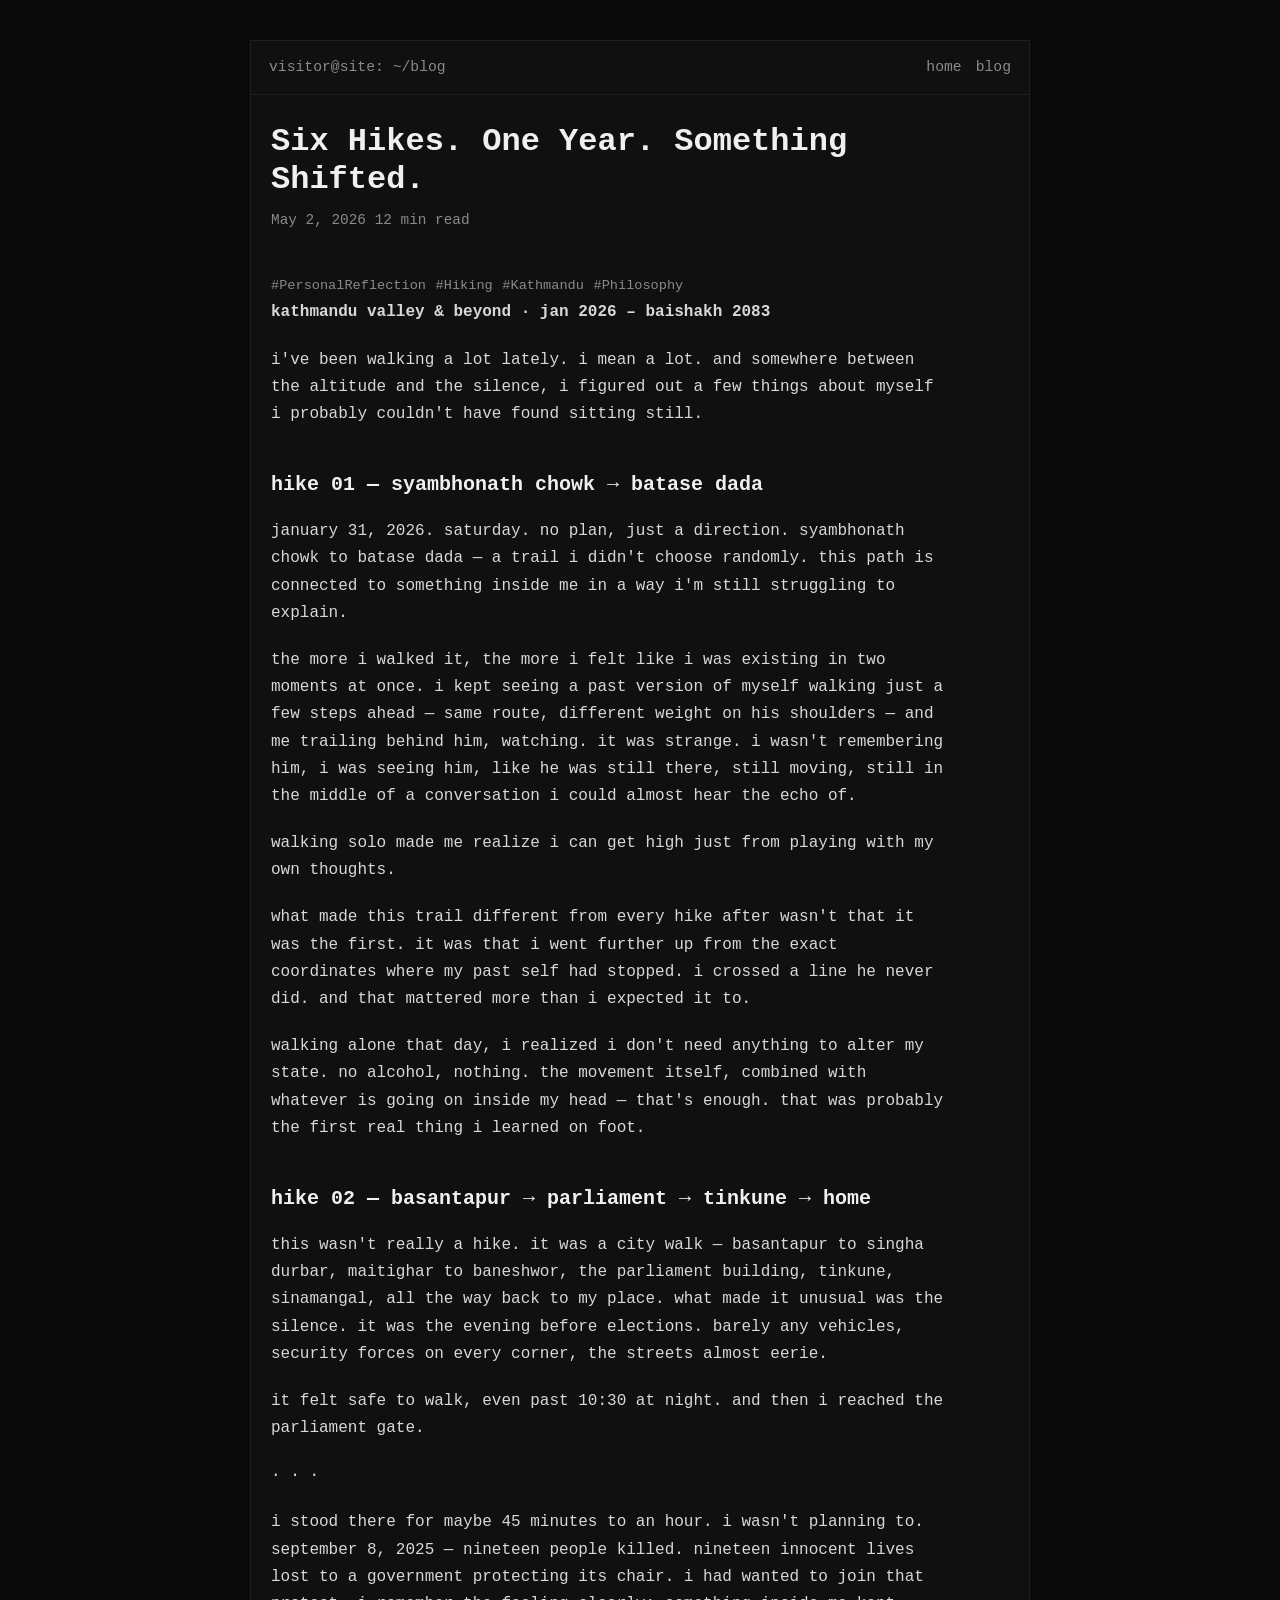
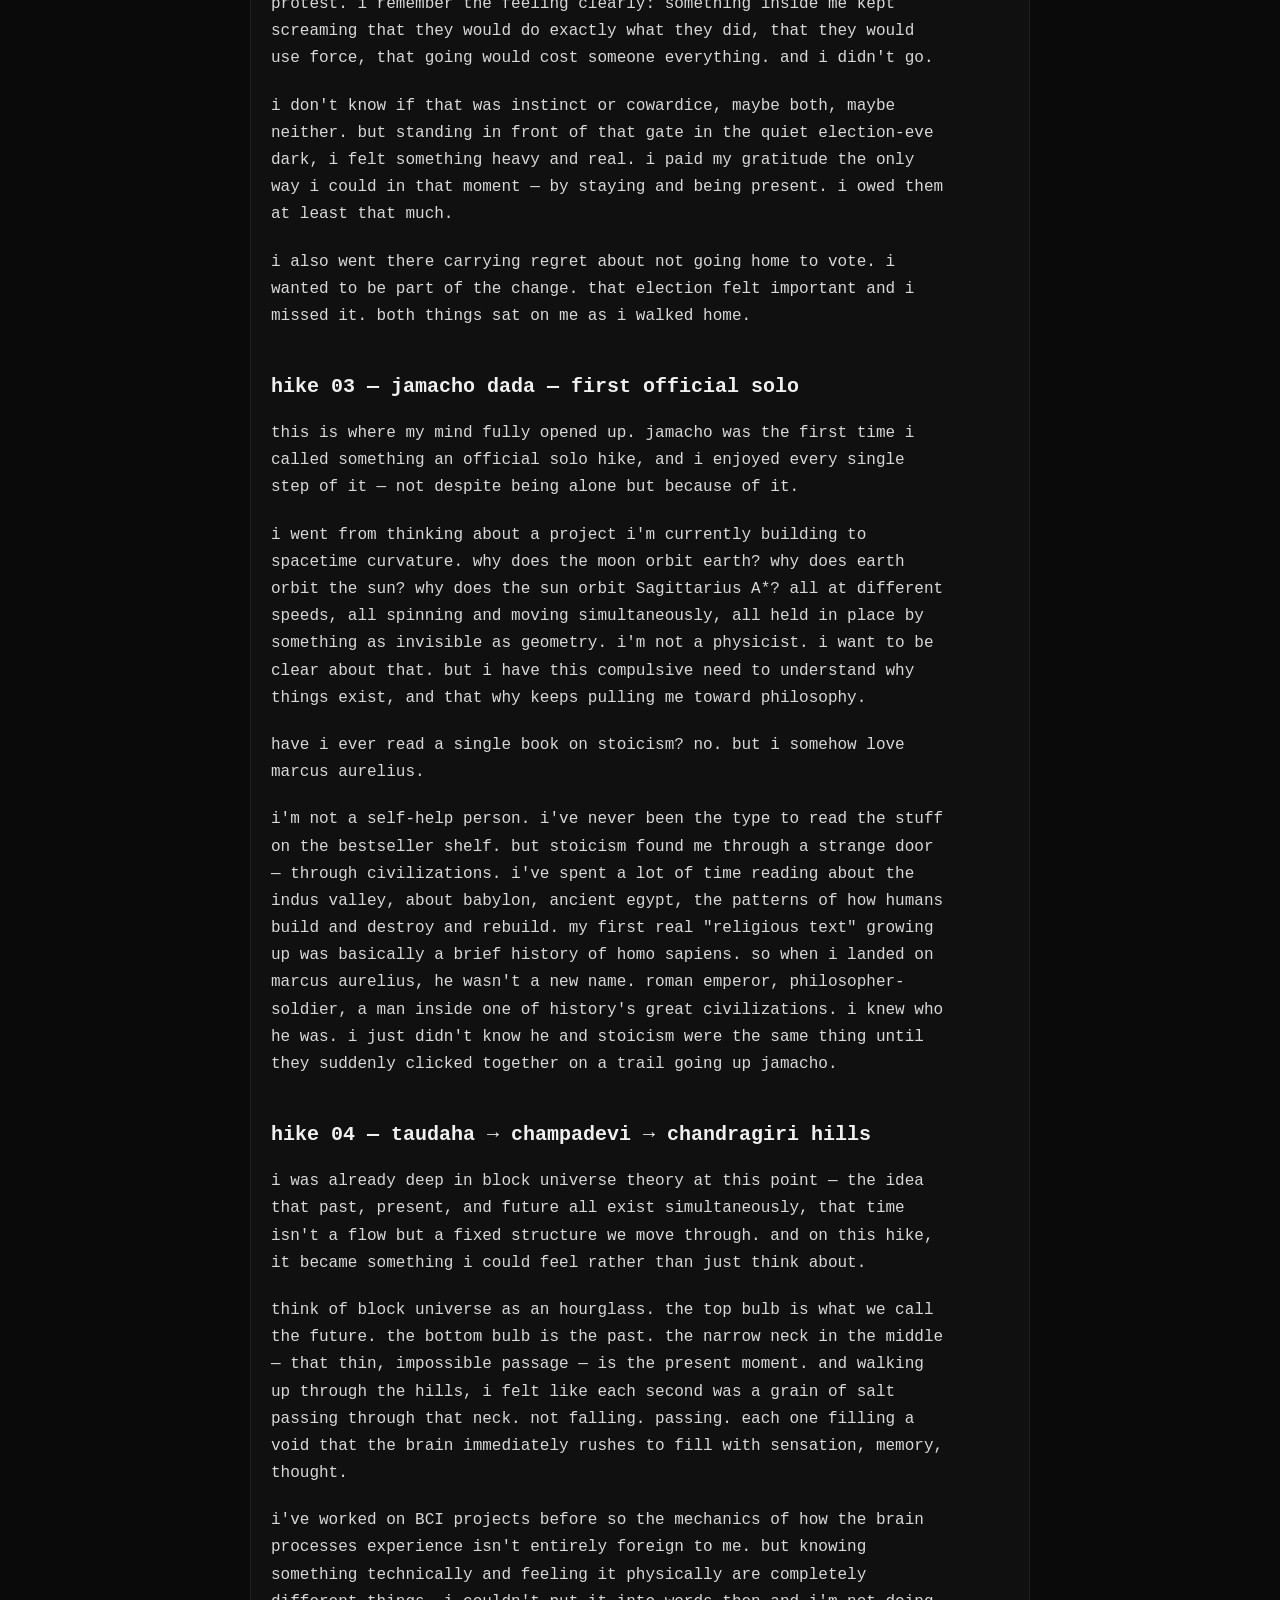
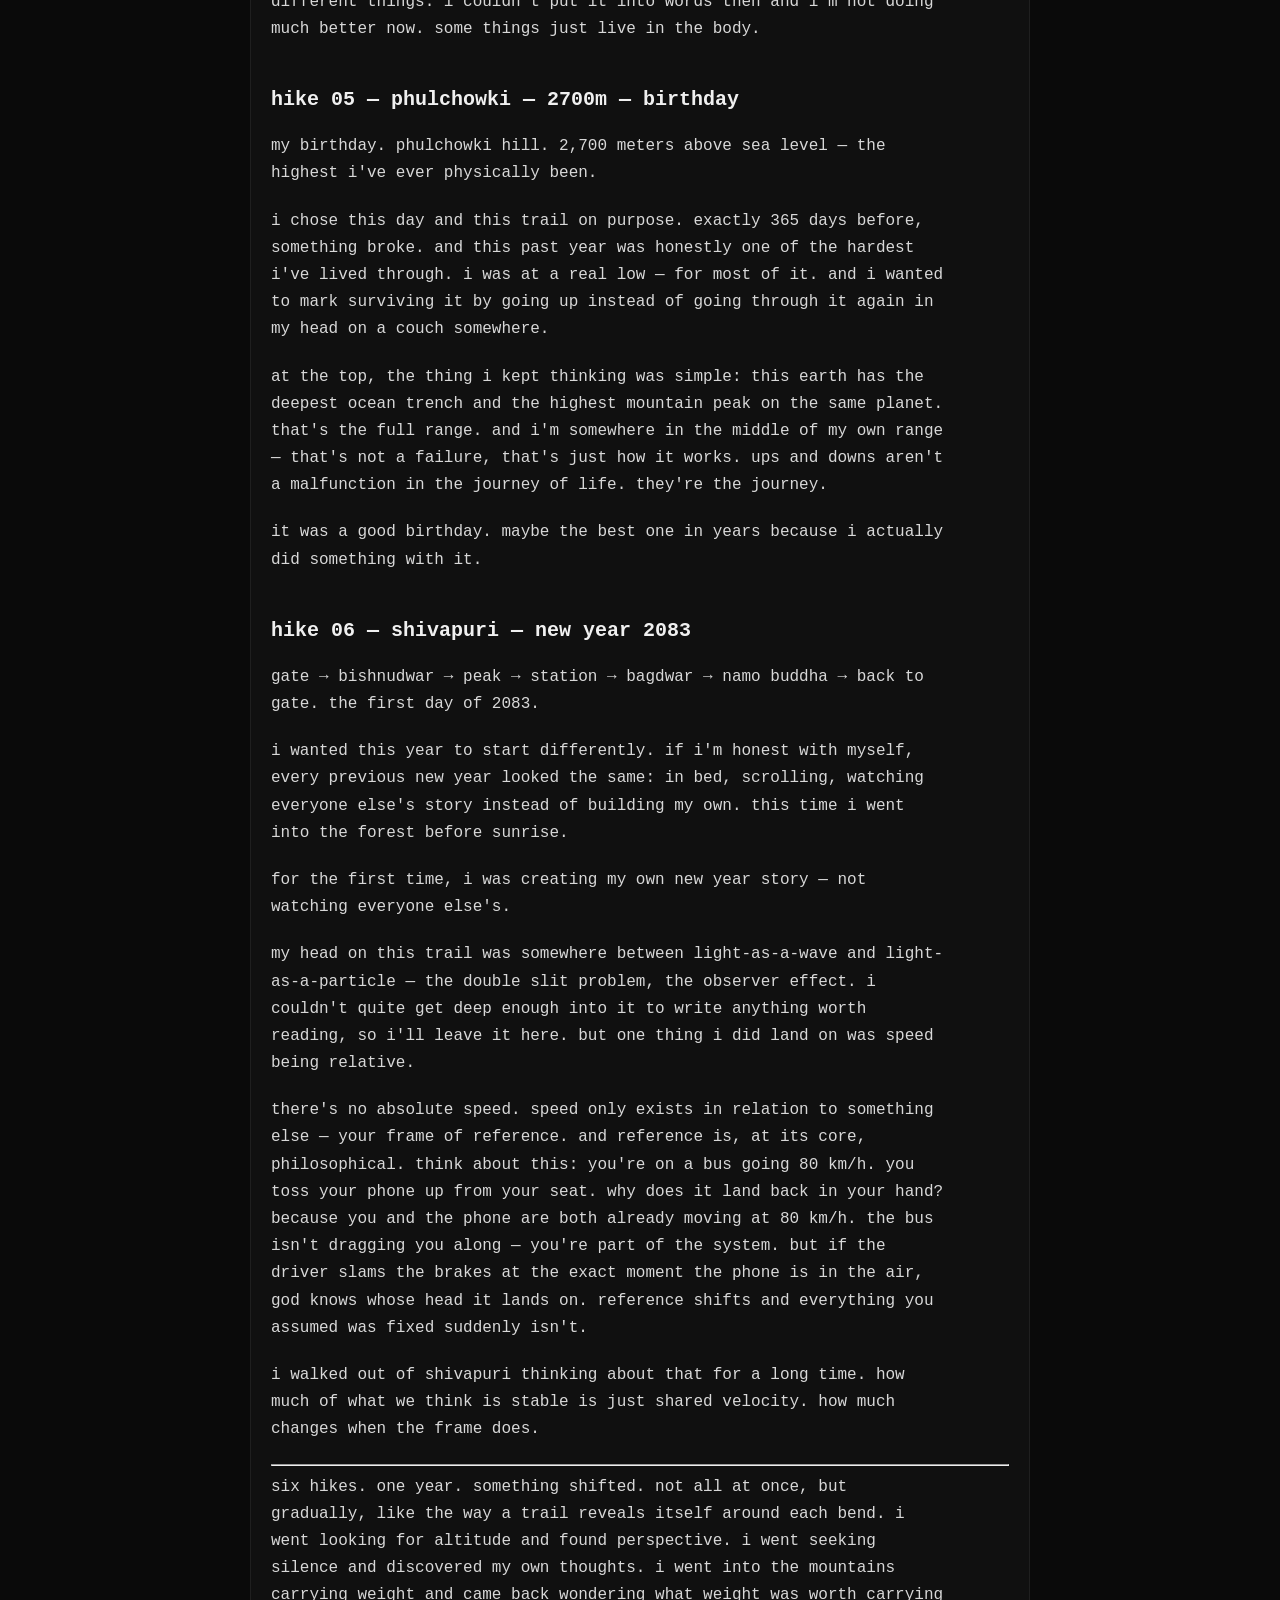
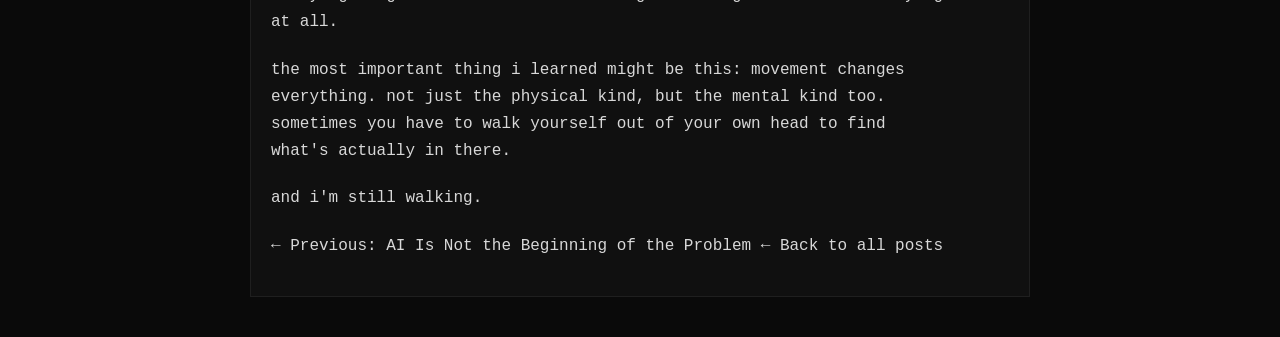
<file: blog/six-hikes-one-year-something-shifted.html>
<!DOCTYPE html>
<html lang="en">
<head>
  <meta charset="UTF-8" />
  <meta name="viewport" content="width=device-width, initial-scale=1.0" />
  <title>Six Hikes. One Year. Something Shifted. | Ujjwal Basnet</title>
  <meta name="description" content="A year of solo hiking in the Kathmandu Valley and beyond, where altitude and silence revealed unexpected truths about time, memory, and perspective." />
  
  <!-- SEO & Open Graph -->
  <meta property="og:url" content="https://futurester0x1.github.io/portfolio/blog/six-hikes-one-year-something-shifted.html" />
  <link rel="canonical" href="https://futurester0x1.github.io/portfolio/blog/six-hikes-one-year-something-shifted.html" />
  <meta name="theme-color" content="#0a0a0a" />
  <meta property="article:author" content="Ujjwal Basnet" />
  <meta property="article:published_time" content="2026-05-02" />
  
  <script type="application/ld+json">
    {
      "@context": "https://schema.org",
      "@type": "BlogPosting",
      "headline": "Six Hikes. One Year. Something Shifted.",
      "author": {
        "@type": "Person",
        "name": "Ujjwal Basnet"
      },
      "datePublished": "2026-05-02",
      "description": "A year of solo hiking in the Kathmandu Valley and beyond, where altitude and silence revealed unexpected truths about time, memory, and perspective.",
      "mainEntityOfPage": {
        "@type": "WebPage",
        "@id": "https://futurester0x1.github.io/portfolio/blog/six-hikes-one-year-something-shifted.html"
      }
    }
  </script>

  <link rel="icon" href='data:image/svg+xml,<svg xmlns="http://www.w3.org/2000/svg" viewBox="0 0 100 100"><circle cx="50" cy="50" r="38" fill="black"/><circle cx="50" cy="50" r="42" fill="none" stroke="orange" stroke-width="3" opacity="0.8"/></svg>'>
  
  <link rel="stylesheet" href="../styles/global.css">
  <link rel="stylesheet" href="../styles/blog.css">
  <script data-goatcounter="https://futurester0x1.goatcounter.com/count" async src="//gc.zgo.at/count.js"></script>
</head>
<body class="blog-post">
  <div class="wrap">
    <main class="terminal">
      <div class="topbar">
        <div>visitor@site: ~/blog</div>
        <nav class="nav">
          <a href="../index.html">home</a>
          <a href="index.html">blog</a>
        </nav>
      </div>

      <div class="content">
        <div class="post-header">
          <h1>Six Hikes. One Year. Something Shifted.</h1>
          <div class="post-meta">
            <span class="date">May 2, 2026</span>
            <span class="reading-time">12 min read</span>
          </div>
          <div class="post-tags">
            <span class="tag">#PersonalReflection</span>
            <span class="tag">#Hiking</span>
            <span class="tag">#Kathmandu</span>
            <span class="tag">#Philosophy</span>
          </div>
        </div>

        <div class="post-content">
          <p><strong>kathmandu valley & beyond · jan 2026 – baishakh 2083</strong></p>

          <p>i've been walking a lot lately. i mean a lot. and somewhere between the altitude and the silence, i figured out a few things about myself i probably couldn't have found sitting still.</p>

          <h2>hike 01 — syambhonath chowk → batase dada</h2>

          <p>january 31, 2026. saturday. no plan, just a direction. syambhonath chowk to batase dada — a trail i didn't choose randomly. this path is connected to something inside me in a way i'm still struggling to explain.</p>

          <p>the more i walked it, the more i felt like i was existing in two moments at once. i kept seeing a past version of myself walking just a few steps ahead — same route, different weight on his shoulders — and me trailing behind him, watching. it was strange. i wasn't remembering him, i was seeing him, like he was still there, still moving, still in the middle of a conversation i could almost hear the echo of.</p>

          <p>walking solo made me realize i can get high just from playing with my own thoughts.</p>

          <p>what made this trail different from every hike after wasn't that it was the first. it was that i went further up from the exact coordinates where my past self had stopped. i crossed a line he never did. and that mattered more than i expected it to.</p>

          <p>walking alone that day, i realized i don't need anything to alter my state. no alcohol, nothing. the movement itself, combined with whatever is going on inside my head — that's enough. that was probably the first real thing i learned on foot.</p>

          <h2>hike 02 — basantapur → parliament → tinkune → home</h2>

          <p>this wasn't really a hike. it was a city walk — basantapur to singha durbar, maitighar to baneshwor, the parliament building, tinkune, sinamangal, all the way back to my place. what made it unusual was the silence. it was the evening before elections. barely any vehicles, security forces on every corner, the streets almost eerie.</p>

          <p>it felt safe to walk, even past 10:30 at night. and then i reached the parliament gate.</p>

          <p>· · ·</p>

          <p>i stood there for maybe 45 minutes to an hour. i wasn't planning to. september 8, 2025 — nineteen people killed. nineteen innocent lives lost to a government protecting its chair. i had wanted to join that protest. i remember the feeling clearly: something inside me kept screaming that they would do exactly what they did, that they would use force, that going would cost someone everything. and i didn't go.</p>

          <p>i don't know if that was instinct or cowardice, maybe both, maybe neither. but standing in front of that gate in the quiet election-eve dark, i felt something heavy and real. i paid my gratitude the only way i could in that moment — by staying and being present. i owed them at least that much.</p>

          <p>i also went there carrying regret about not going home to vote. i wanted to be part of the change. that election felt important and i missed it. both things sat on me as i walked home.</p>

          <h2>hike 03 — jamacho dada — first official solo</h2>

          <p>this is where my mind fully opened up. jamacho was the first time i called something an official solo hike, and i enjoyed every single step of it — not despite being alone but because of it.</p>

          <p>i went from thinking about a project i'm currently building to spacetime curvature. why does the moon orbit earth? why does earth orbit the sun? why does the sun orbit Sagittarius A*? all at different speeds, all spinning and moving simultaneously, all held in place by something as invisible as geometry. i'm not a physicist. i want to be clear about that. but i have this compulsive need to understand why things exist, and that why keeps pulling me toward philosophy.</p>

          <p>have i ever read a single book on stoicism? no. but i somehow love marcus aurelius.</p>

          <p>i'm not a self-help person. i've never been the type to read the stuff on the bestseller shelf. but stoicism found me through a strange door — through civilizations. i've spent a lot of time reading about the indus valley, about babylon, ancient egypt, the patterns of how humans build and destroy and rebuild. my first real "religious text" growing up was basically a brief history of homo sapiens. so when i landed on marcus aurelius, he wasn't a new name. roman emperor, philosopher-soldier, a man inside one of history's great civilizations. i knew who he was. i just didn't know he and stoicism were the same thing until they suddenly clicked together on a trail going up jamacho.</p>

          <h2>hike 04 — taudaha → champadevi → chandragiri hills</h2>

          <p>i was already deep in block universe theory at this point — the idea that past, present, and future all exist simultaneously, that time isn't a flow but a fixed structure we move through. and on this hike, it became something i could feel rather than just think about.</p>

          <p>think of block universe as an hourglass. the top bulb is what we call the future. the bottom bulb is the past. the narrow neck in the middle — that thin, impossible passage — is the present moment. and walking up through the hills, i felt like each second was a grain of salt passing through that neck. not falling. passing. each one filling a void that the brain immediately rushes to fill with sensation, memory, thought.</p>

          <p>i've worked on BCI projects before so the mechanics of how the brain processes experience isn't entirely foreign to me. but knowing something technically and feeling it physically are completely different things. i couldn't put it into words then and i'm not doing much better now. some things just live in the body.</p>

          <h2>hike 05 — phulchowki — 2700m — birthday</h2>

          <p>my birthday. phulchowki hill. 2,700 meters above sea level — the highest i've ever physically been.</p>

          <p>i chose this day and this trail on purpose. exactly 365 days before, something broke. and this past year was honestly one of the hardest i've lived through. i was at a real low — for most of it. and i wanted to mark surviving it by going up instead of going through it again in my head on a couch somewhere.</p>

          <p>at the top, the thing i kept thinking was simple: this earth has the deepest ocean trench and the highest mountain peak on the same planet. that's the full range. and i'm somewhere in the middle of my own range — that's not a failure, that's just how it works. ups and downs aren't a malfunction in the journey of life. they're the journey.</p>

          <p>it was a good birthday. maybe the best one in years because i actually did something with it.</p>

          <h2>hike 06 — shivapuri — new year 2083</h2>

          <p>gate → bishnudwar → peak → station → bagdwar → namo buddha → back to gate. the first day of 2083.</p>

          <p>i wanted this year to start differently. if i'm honest with myself, every previous new year looked the same: in bed, scrolling, watching everyone else's story instead of building my own. this time i went into the forest before sunrise.</p>

          <p>for the first time, i was creating my own new year story — not watching everyone else's.</p>

          <p>my head on this trail was somewhere between light-as-a-wave and light-as-a-particle — the double slit problem, the observer effect. i couldn't quite get deep enough into it to write anything worth reading, so i'll leave it here. but one thing i did land on was speed being relative.</p>

          <p>there's no absolute speed. speed only exists in relation to something else — your frame of reference. and reference is, at its core, philosophical. think about this: you're on a bus going 80 km/h. you toss your phone up from your seat. why does it land back in your hand? because you and the phone are both already moving at 80 km/h. the bus isn't dragging you along — you're part of the system. but if the driver slams the brakes at the exact moment the phone is in the air, god knows whose head it lands on. reference shifts and everything you assumed was fixed suddenly isn't.</p>

          <p>i walked out of shivapuri thinking about that for a long time. how much of what we think is stable is just shared velocity. how much changes when the frame does.</p>

          <hr>

          <p>six hikes. one year. something shifted. not all at once, but gradually, like the way a trail reveals itself around each bend. i went looking for altitude and found perspective. i went seeking silence and discovered my own thoughts. i went into the mountains carrying weight and came back wondering what weight was worth carrying at all.</p>

          <p>the most important thing i learned might be this: movement changes everything. not just the physical kind, but the mental kind too. sometimes you have to walk yourself out of your own head to find what's actually in there.</p>

          <p>and i'm still walking.</p>
        </div>

        <div class="post-footer">
          <div class="post-navigation">
            <a href="ai-culmination-of-30-years-extraction.html" class="prev-post">← Previous: AI Is Not the Beginning of the Problem</a>
            <a href="index.html" class="back-to-blog">← Back to all posts</a>
          </div>
        </div>
      </div>
    </main>
  </div>
</body>
</html>
</file>
<file: styles/global.css>
:root {
  --bg: #0a0a0a;
  --panel: #101010;
  --panel-raised: #161616;
  --border: #1f1f1f;
  --border-subtle: #171717;
  --text: #d8d8d8;
  --text-secondary: #8a8a8a;
  --text-muted: #5a5a5a;
  --muted: #8a8a8a;
  --accent: #bfbfbf;
  --white: #f0f0f0;
  --success: #4ade80;
}

* {
  box-sizing: border-box;
}
html {
  scroll-behavior: smooth;
}

body {
  margin: 0;
  background: var(--bg);
  color: var(--text);
  font-family:
    ui-monospace, SFMono-Regular, Menlo, Monaco, Consolas, "Liberation Mono",
    "Courier New", monospace;
  line-height: 1.7;
}

a {
  color: var(--text);
  text-decoration: none;
  transition: color 0.2s ease;
}

a:hover {
  color: var(--white);
}

a:focus-visible,
button:focus-visible {
  outline: 2px solid var(--accent);
  outline-offset: 4px;
  border-radius: 2px;
}

.wrap {
  width: min(780px, calc(100% - 32px));
  margin: 40px auto;
}

.terminal {
  border: 1px solid var(--border);
  background: var(--panel);
}

.topbar {
  display: flex;
  justify-content: space-between;
  align-items: center;
  gap: 12px;
  padding: 14px 18px;
  border-bottom: 1px solid var(--border);
  color: var(--muted);
  font-size: 0.92rem;
  flex-wrap: wrap;
}

.dots {
  display: flex;
  gap: 7px;
  align-items: center;
}

.dot {
  width: 9px;
  height: 9px;
  border-radius: 50%;
  background: #2a2a2a;
}

.nav {
  display: flex;
  gap: 14px;
  flex-wrap: wrap;
}

.nav a {
  color: var(--muted);
  position: relative;
  transition: color 0.2s ease;
}

.nav a:hover,
.nav a.active {
  color: var(--white);
}

.nav a.active::after {
  content: "";
  position: absolute;
  bottom: -4px;
  left: 0;
  width: 100%;
  height: 1px;
  background: var(--accent);
}

.content {
  padding: 28px 20px 36px;
}

.line,
.cmd {
  margin-bottom: 18px;
  color: var(--accent);
  word-break: break-word;
}

h1,
h2,
p {
  margin-top: 0;
}

p {
  max-width: 70ch;
}

.muted {
  color: var(--muted);
}

footer {
  margin-top: 40px;
  padding-top: 16px;
  border-top: 1px solid var(--border);
  color: var(--muted);
  font-size: 0.92rem;
}

/* Common UI Components */
.cta-btn {
  display: inline-block;
  padding: 8px 16px;
  background: var(--white);
  color: var(--bg);
  font-weight: 600;
  border-radius: 4px;
  margin-right: 8px;
  transition:
    background 0.2s ease,
    color 0.2s ease;
}

.cta-btn:hover {
  background: var(--accent);
  color: var(--bg);
}

.chip {
  padding: 6px 10px;
  border: 1px solid var(--border);
  color: var(--muted);
  background: #0d0d0d;
  font-size: 0.9rem;
}

.toggle-btn {
  background: transparent;
  border: 1px solid var(--border);
  color: var(--text);
  padding: 6px 12px;
  cursor: pointer;
  font-family: inherit;
  font-size: 0.9rem;
}

.toggle-btn:hover {
  background: #1a1a1a;
  color: var(--white);
}

/* Accessibility: Reduced Motion */
@media (prefers-reduced-motion: reduce) {
  * {
    animation: none !important;
    transition: none !important;
  }
  html {
    scroll-behavior: auto;
  }
}
</file>
<file: styles/index.css>
body {
  opacity: 0;
  animation: fadeIn 0.8s ease forwards;
}

@keyframes fadeIn {
  to { opacity: 1; }
}

.section { margin-top: 36px; }

h1 {
  font-size: clamp(2rem, 5vw, 3rem);
  margin-bottom: 10px;
  font-weight: 600;
  color: var(--white);
  letter-spacing: -0.02em;
}

h2 {
  font-size: 1rem;
  font-weight: 600;
  color: var(--white);
  margin-bottom: 14px;
}

.intro {
  margin-bottom: 10px;
  max-width: 64ch;
}

.typing {
  color: var(--muted);
  min-height: 24px;
  margin-bottom: 22px;
}

.cursor {
  display: inline-block;
  width: 10px;
  animation: blink 1s steps(1) infinite;
}

@keyframes blink {
  50% { opacity: 0; }
}

.tags,
.links {
  display: flex;
  flex-wrap: wrap;
  gap: 12px;
  row-gap: 8px;
}

.tags {
  color: var(--muted);
  font-size: 0.95rem;
}

.links {
  margin-top: 14px;
  align-items: center;
}

.list {
  display: grid;
  gap: 14px;
}

.item {
  padding-bottom: 14px;
  border-bottom: 1px solid var(--border);
}

.item:last-child {
  border-bottom: 0;
  padding-bottom: 0;
}

.item-title {
  display: flex;
  justify-content: space-between;
  gap: 16px;
  flex-wrap: wrap;
  margin-bottom: 6px;
  color: var(--white);
}

.meta {
  color: var(--muted);
  font-size: 0.94rem;
}

.skills {
  display: flex;
  flex-wrap: wrap;
  gap: 10px;
}

.notice {
  color: var(--muted);
  font-size: 0.94rem;
  margin-top: 6px;
}

.cv-container {
    display: none;
    margin-top: 16px;
}

.cv-container.active {
    display: block;
}

.cv-frame {
  width: 100%;
  height: 800px;
  border: 1px solid var(--border);
  background: #0d0d0d;
}

.highlight {
    font-weight: bold;
    color: var(--white);
}

@media (max-width: 640px) {
  .wrap {
    width: min(100% - 18px, 780px);
    margin: 18px auto;
  }

  .content {
    padding: 22px 14px 28px;
  }

  .cv-frame {
    height: 620px;
  }
}
</file>
<file: styles/blog.css>
body {
  opacity: 0;
  animation: fadeIn 0.8s ease forwards;
}

@keyframes fadeIn {
  to { opacity: 1; }
}

h1 {
  color: var(--white);
  font-size: 1.5rem;
  margin-bottom: 32px;
}

/* ── Blog Index Specific ── */
.post-list { display: flex; flex-direction: column; gap: 32px; }

.post-item {
  padding-bottom: 24px;
  border-bottom: 1px solid var(--border);
}

.post-item:last-child { border-bottom: 0; }

.post-date { color: var(--muted); font-size: 0.85rem; margin-bottom: 4px; }

.post-title {
  display: block;
  font-size: 1.25rem;
  color: var(--white);
  margin-bottom: 8px;
}

.post-excerpt { color: var(--text); font-size: 0.95rem; margin-bottom: 12px; line-height: 1.6; }

.read-more { color: var(--muted); font-size: 0.9rem; font-weight: bold; }
.read-more:hover { color: var(--white); }

/* ── Blog Post Specific ── */
body.blog-post h1 {
  font-size: 2rem;
  margin-bottom: 8px;
  line-height: 1.2;
}

.post-meta {
  color: var(--muted);
  font-size: 0.9rem;
  margin-bottom: 40px;
}

.post-content h2 {
  color: var(--white);
  font-size: 1.25rem;
  margin-top: 40px;
  margin-bottom: 16px;
}

.breadcrumbs {
  margin-bottom: 24px;
  font-size: 0.85rem;
  color: var(--muted);
}

.breadcrumbs a {
  color: var(--muted);
}

.breadcrumbs a:hover {
  color: var(--white);
}

.breadcrumbs span {
  margin: 0 8px;
  opacity: 0.5;
}

.post-content p { margin-bottom: 20px; }

.post-content ul {
  margin-bottom: 24px;
  padding-left: 20px;
  list-style-type: "— ";
}

.post-content li { margin-bottom: 8px; color: var(--text); }

.post-content blockquote {
    border-left: 2px solid var(--border);
    padding-left: 20px;
    margin: 32px 0;
    font-style: italic;
    color: var(--muted);
}

.highlight { color: var(--white); font-weight: bold; }

.tags {
  display: flex;
  flex-wrap: wrap;
  gap: 12px;
  margin-top: 60px;
  padding-top: 24px;
  border-top: 1px solid var(--border);
}

.tag { color: var(--muted); font-size: 0.85rem; }

/* ── Responsive ── */
@media (max-width: 640px) {
  .content { padding: 24px 20px 40px; }
  body.blog-post h1 { font-size: 1.6rem; }
}
</file>
<file: styles/cv.css>
body {
  font-family: 'Inter', -apple-system, BlinkMacSystemFont, 'Segoe UI', sans-serif;
  min-height: 100vh;
}

/* ── Print Styles ── */
@media print {
  body { background: #fff; color: #111; }
  .cv-wrapper { box-shadow: none; border: none; }
  .back-link, .print-btn, .glow-orb, .topbar-dots { display: none !important; }
  .section { break-inside: avoid; }
  a { color: #111; }
}

/* ── Background Glow ── */
.glow-orb {
  position: fixed;
  width: 600px;
  height: 600px;
  border-radius: 50%;
  filter: blur(120px);
  opacity: 0.035;
  pointer-events: none;
  z-index: 0;
}
.glow-orb--1 { top: -200px; left: -100px; background: var(--success); }
.glow-orb--2 { bottom: -200px; right: -100px; background: var(--accent); }

/* ── Layout ── */
.page {
  position: relative;
  z-index: 1;
  width: min(860px, calc(100% - 32px));
  margin: 0 auto;
  padding: 32px 0 60px;
}

/* ── Back Link ── */
.back-link {
  display: inline-flex;
  align-items: center;
  gap: 6px;
  color: var(--text-secondary);
  text-decoration: none;
  font-size: 0.85rem;
  margin-bottom: 24px;
  transition: color 0.2s;
}
.back-link:hover { color: var(--white); }
.back-link svg { width: 14px; height: 14px; }

/* ── CV Card ── */
.cv-wrapper {
  background: var(--panel);
  border: 1px solid var(--border);
  border-radius: 12px;
  overflow: hidden;
  box-shadow: 0 4px 60px rgba(0,0,0,0.4);
}

/* ── Header ── */
.cv-header {
  position: relative;
  padding: 48px 40px 40px;
  background: linear-gradient(135deg, var(--panel-raised) 0%, var(--panel) 100%);
  border-bottom: 1px solid var(--border);
  overflow: hidden;
}

.cv-header::before {
  content: '';
  position: absolute;
  top: 0; right: 0;
  width: 300px; height: 300px;
  background: radial-gradient(circle, rgba(125, 211, 252, 0.1) 0%, transparent 70%);
  pointer-events: none;
}

.header-content { position: relative; z-index: 1; }

.header-top {
  display: flex;
  justify-content: space-between;
  align-items: flex-start;
  gap: 20px;
  flex-wrap: wrap;
}

.name {
  font-size: clamp(1.8rem, 4vw, 2.6rem);
  font-weight: 700;
  color: var(--white);
  letter-spacing: -0.03em;
  line-height: 1.2;
}

.title-badge {
  display: inline-block;
  margin-top: 8px;
  padding: 5px 14px;
  background: rgba(125, 211, 252, 0.08);
  border: 1px solid rgba(125, 211, 252, 0.15);
  border-radius: 20px;
  color: #7dd3fc;
  font-size: 0.82rem;
  font-weight: 500;
  letter-spacing: 0.02em;
}

.header-actions {
  display: flex;
  gap: 10px;
  flex-shrink: 0;
}

.print-btn {
  display: inline-flex;
  align-items: center;
  gap: 6px;
  padding: 8px 16px;
  background: transparent;
  border: 1px solid var(--border);
  color: var(--text-secondary);
  font-family: inherit;
  font-size: 0.82rem;
  cursor: pointer;
  border-radius: 6px;
  transition: all 0.2s;
}
.print-btn:hover {
  background: var(--panel-raised);
  color: var(--white);
  border-color: var(--text-muted);
}
.print-btn svg { width: 14px; height: 14px; }

.contact-bar {
  display: flex;
  flex-wrap: wrap;
  gap: 16px;
  margin-top: 18px;
}

.contact-item {
  display: inline-flex;
  align-items: center;
  gap: 6px;
  color: var(--text-secondary);
  font-size: 0.85rem;
  text-decoration: none;
  transition: color 0.2s;
}
.contact-item:hover { color: var(--accent); }
.contact-item svg { width: 14px; height: 14px; flex-shrink: 0; opacity: 0.6; }

/* ── Body ── */
.cv-body { padding: 36px 40px 48px; }

/* ── Section ── */
.section { margin-bottom: 36px; }
.section:last-child { margin-bottom: 0; }

.section-header {
  display: flex;
  align-items: center;
  gap: 10px;
  margin-bottom: 20px;
  padding-bottom: 10px;
  border-bottom: 1px solid var(--border);
}

.section-icon {
  width: 20px; height: 20px;
  color: var(--accent);
  opacity: 0.7;
  flex-shrink: 0;
}

.section-title {
  font-size: 0.75rem;
  font-weight: 600;
  text-transform: uppercase;
  letter-spacing: 0.12em;
  color: var(--text-secondary);
}

/* ── Summary ── */
.summary-text {
  color: var(--text);
  font-size: 0.95rem;
  line-height: 1.8;
  max-width: 72ch;
}

/* ── Experience ── */
.exp-entry { margin-bottom: 28px; }
.exp-entry:last-child { margin-bottom: 0; }

.exp-header {
  display: flex;
  justify-content: space-between;
  align-items: baseline;
  gap: 12px;
  flex-wrap: wrap;
  margin-bottom: 4px;
}

.exp-role {
  font-size: 1rem;
  font-weight: 600;
  color: var(--white);
}

.exp-date {
  font-size: 0.82rem;
  color: var(--accent);
  font-weight: 500;
  white-space: nowrap;
}

.exp-company {
  font-size: 0.88rem;
  color: var(--text-secondary);
  margin-bottom: 10px;
}

.exp-duties {
  list-style: none;
  padding: 0;
}

.exp-duties li {
  position: relative;
  padding-left: 18px;
  margin-bottom: 8px;
  font-size: 0.88rem;
  color: var(--text);
  line-height: 1.7;
}

.exp-duties li::before {
  content: '›';
  position: absolute;
  left: 0;
  color: var(--text-muted);
  font-weight: 600;
}

.achievements-label {
  font-size: 0.78rem;
  font-weight: 600;
  text-transform: uppercase;
  letter-spacing: 0.08em;
  color: var(--success);
  margin-top: 16px;
  margin-bottom: 8px;
}

.exp-duties.achievements li::before {
  content: '✓';
  color: var(--success);
  font-size: 0.75rem;
}

/* ── Skills ── */
.skills-group { margin-bottom: 16px; }
.skills-group:last-child { margin-bottom: 0; }

.skills-label {
  font-size: 0.78rem;
  font-weight: 600;
  color: var(--text-secondary);
  text-transform: uppercase;
  letter-spacing: 0.06em;
  margin-bottom: 8px;
}

.skills-tags {
  display: flex;
  flex-wrap: wrap;
  gap: 8px;
}

.skill-chip {
  padding: 5px 12px;
  background: var(--panel-raised);
  border: 1px solid var(--border);
  border-radius: 6px;
  font-size: 0.82rem;
  color: var(--text);
  transition: all 0.2s;
}

.skill-chip:hover {
  border-color: rgba(125, 211, 252, 0.2);
  background: rgba(125, 211, 252, 0.08);
  color: #7dd3fc;
}

/* ── Education ── */
.edu-entry { margin-bottom: 18px; }
.edu-entry:last-child { margin-bottom: 0; }

.edu-institution {
  font-size: 0.95rem;
  font-weight: 600;
  color: var(--white);
  margin-bottom: 2px;
}

.edu-program {
  font-size: 0.88rem;
  color: var(--text);
}

.edu-date {
  font-size: 0.82rem;
  color: var(--text-secondary);
  margin-top: 2px;
}

.edu-detail {
  font-size: 0.85rem;
  color: var(--text-secondary);
  font-style: italic;
  margin-top: 2px;
}

/* ── Certifications ── */
.cert-group { margin-bottom: 18px; }
.cert-group:last-child { margin-bottom: 0; }

.cert-issuer {
  font-size: 0.9rem;
  font-weight: 600;
  color: var(--white);
  margin-bottom: 6px;
}

.cert-list {
  list-style: none;
  padding: 0;
}

.cert-list li {
  position: relative;
  padding-left: 18px;
  margin-bottom: 5px;
  font-size: 0.85rem;
  color: var(--text);
}

.cert-list li::before {
  content: '·';
  position: absolute;
  left: 4px;
  color: var(--text-muted);
  font-weight: bold;
}

/* ── Footer ── */
.cv-footer {
  padding: 20px 40px;
  border-top: 1px solid var(--border);
  background: var(--panel-raised);
}

.closing-text {
  font-size: 0.85rem;
  color: var(--text-secondary);
  line-height: 1.7;
  max-width: 68ch;
}

/* ── Responsive ── */
@media (max-width: 640px) {
  .page { width: calc(100% - 16px); padding: 16px 0 40px; }
  .cv-header { padding: 32px 20px 28px; }
  .cv-body { padding: 24px 20px 36px; }
  .cv-footer { padding: 16px 20px; }
  .header-top { flex-direction: column; }
  .header-actions { width: 100%; }
  .contact-bar { gap: 10px; }
  .exp-header { flex-direction: column; gap: 2px; }
}

/* ── Fade-in Animation ── */
.fade-in {
  opacity: 0;
  transform: translateY(12px);
  animation: fadeUp 0.6s ease forwards;
}

@keyframes fadeUp {
  to { opacity: 1; transform: translateY(0); }
}

.section:nth-child(1) { animation-delay: 0.1s; }
.section:nth-child(2) { animation-delay: 0.2s; }
.section:nth-child(3) { animation-delay: 0.3s; }
.section:nth-child(4) { animation-delay: 0.4s; }
.section:nth-child(5) { animation-delay: 0.5s; }
</file>
